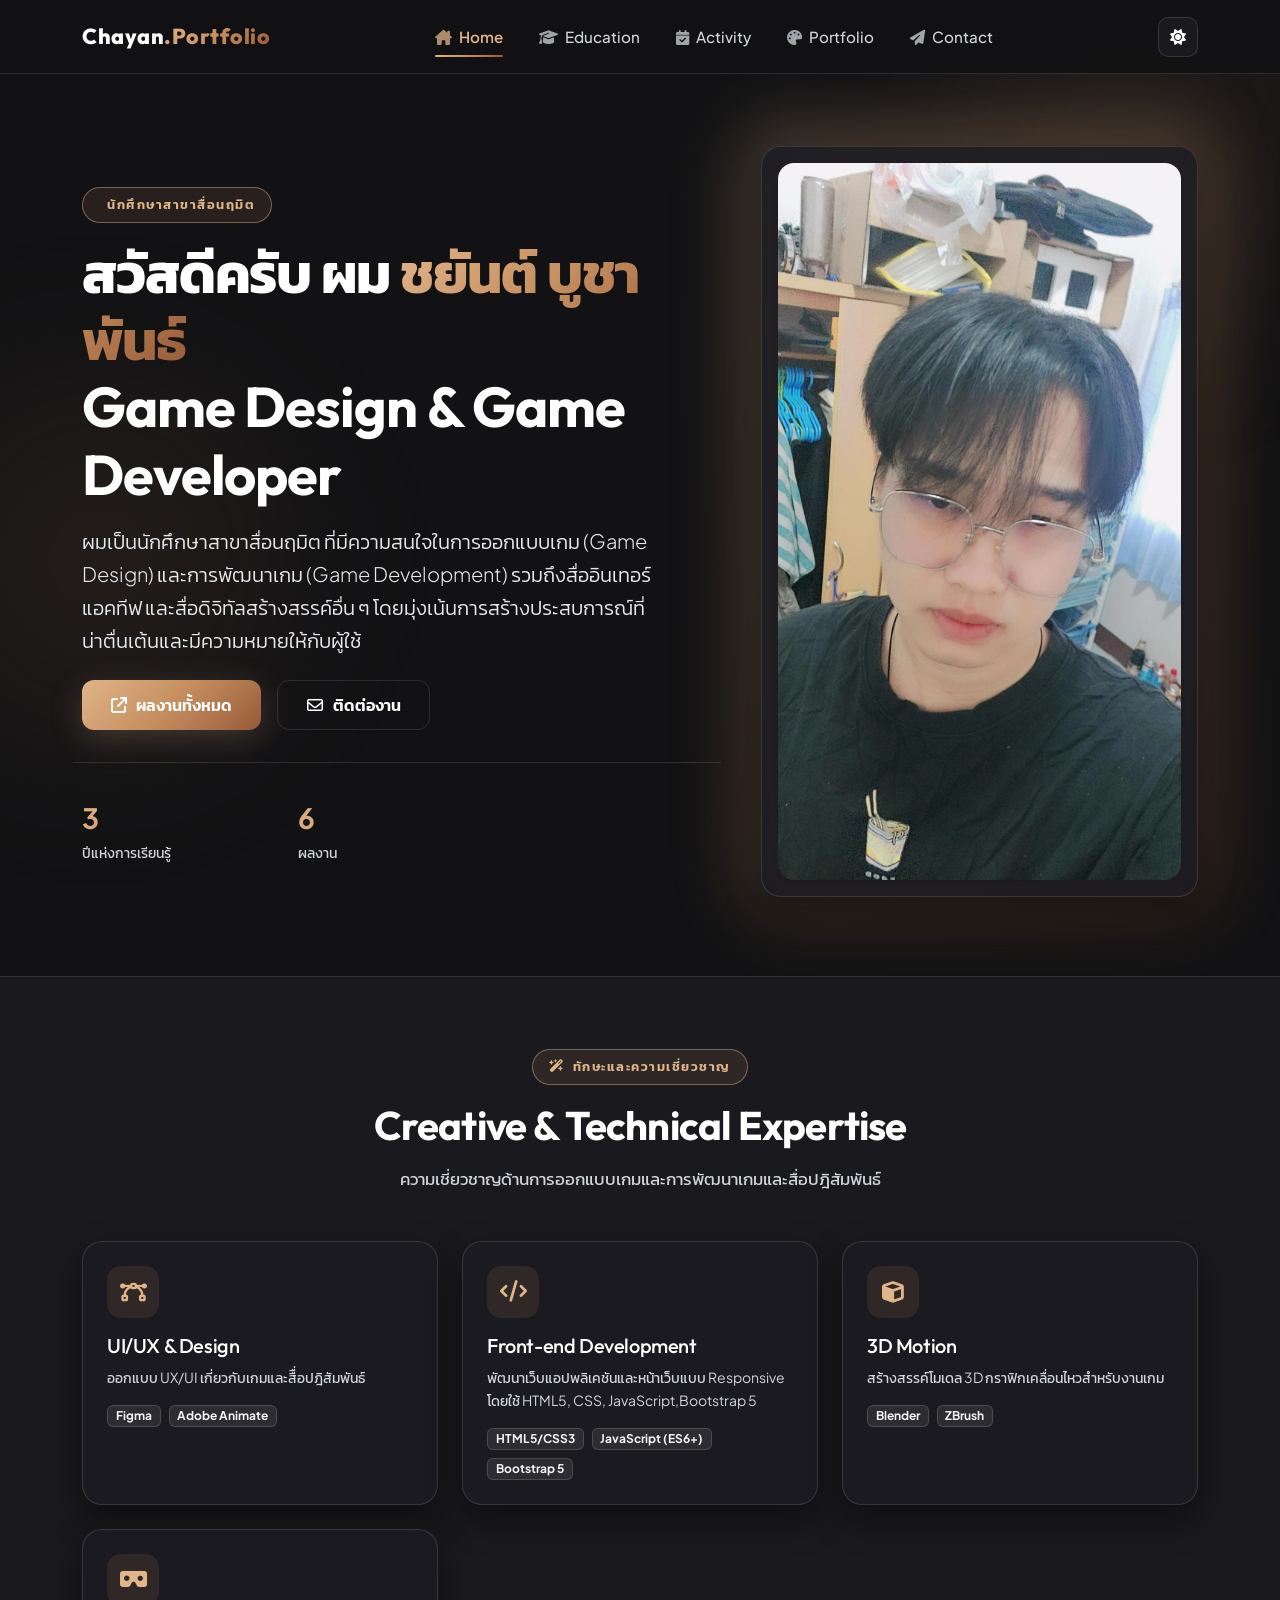
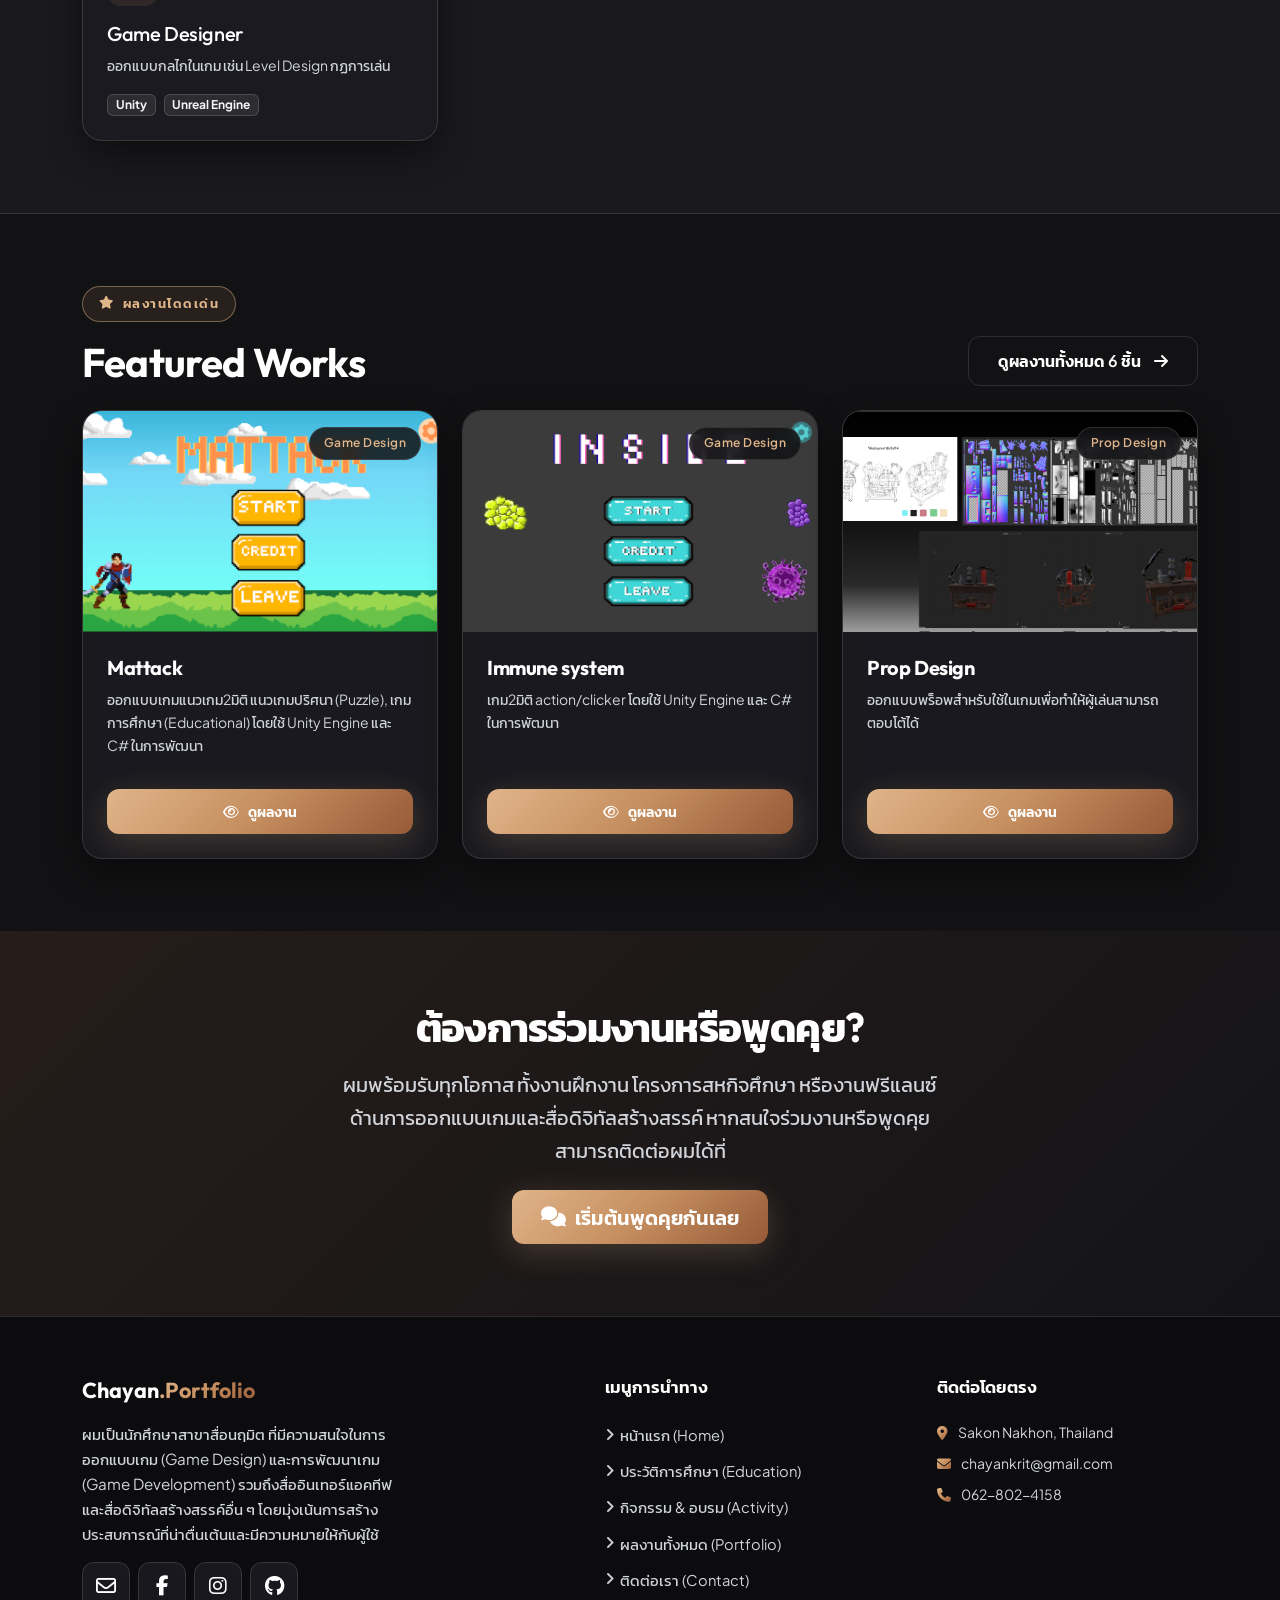
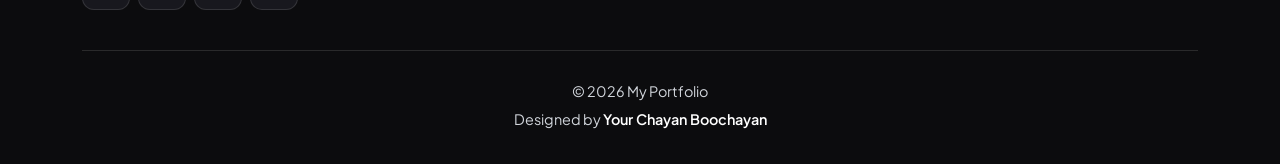
<file: index.html>
<!DOCTYPE html>
<html lang="th" data-theme="dark">
<head>
  <meta charset="UTF-8">
  <meta name="viewport" content="width=device-width, initial-scale=1.0">
  <title>หน้าแรก (Home) - Chayan Boochayan | Creative Media Portfolio</title>
  
  <!-- Google Fonts -->
  <link rel="preconnect" href="https://fonts.googleapis.com">
  <link rel="preconnect" href="https://fonts.gstatic.com" crossorigin>
  <link href="https://fonts.googleapis.com/css2?family=Kanit:ital,wght@0,300;0,400;0,500;0,600;0,700;1,300&family=Outfit:wght@400;500;600;700;800;900&family=Plus+Jakarta+Sans:wght@300;400;500;600;700&display=swap" rel="stylesheet">
  
  <!-- Font Awesome Icons -->
  <link rel="stylesheet" href="https://cdnjs.cloudflare.com/ajax/libs/font-awesome/6.5.1/css/all.min.css">
  
  <!-- Bootstrap 5.3 CSS -->
  <link href="https://cdn.jsdelivr.net/npm/bootstrap@5.3.3/dist/css/bootstrap.min.css" rel="stylesheet">
  
  <!-- Custom Style CSS -->
  <link rel="stylesheet" href="assets/css/style.css">
</head>
<body>

  <!-- Preloader -->
  <div id="preloader">
    <div class="loader-spinner"></div>
    <div class="loader-text">Loading Experience...</div>
  </div>

  <!-- Ambient Glowing Background Elements -->
  <div class="ambient-glow glow-1"></div>
  <div class="ambient-glow glow-2"></div>

  <!-- Shared Sticky Navigation Bar (แก้ไขได้ที่ assets/js/navbar.js เพียงที่เดียว) -->
  <div id="global-navbar-container"></div>

  <!-- Main Content Container -->
  <main>
    <!-- Hero Section -->
    <section class="py-5 py-lg-6 position-relative" style="overflow: hidden;">
      <div class="container py-lg-4">
        <div class="row align-items-center g-5">
          <!-- Text Introduction -->
          <div class="col-lg-7 order-2 order-lg-1 reveal">
            <div class="section-badge">
              <i class="fa-solid fa-sparkles"></i> นักศึกษาสาขาสื่อนฤมิต
            </div>
            <h1 class="display-4 fw-bold mb-3">
              สวัสดีครับ ผม <span class="text-gradient">ชยันต์ บูชาพันธ์</span>
              <br>Game Design & Game Developer
            </h1>
            <p class="lead text-muted mb-4 fs-5" style="max-width: 580px;">
              ผมเป็นนักศึกษาสาขาสื่อนฤมิต ที่มีความสนใจในการออกแบบเกม (Game Design) และการพัฒนาเกม (Game Development) 
              รวมถึงสื่ออินเทอร์แอคทีฟ และสื่อดิจิทัลสร้างสรรค์อื่น ๆ โดยมุ่งเน้นการสร้างประสบการณ์ที่น่าตื่นเต้นและมีความหมายให้กับผู้ใช้
            </p>

            <!-- Action Buttons -->
            <div class="d-flex flex-wrap gap-3 mb-5">
              <a href="portfolio.html" class="btn btn-primary-gradient">
                <i class="fa-solid fa-arrow-up-right-from-square"></i> ผลงานทั้งหมด
              </a>
              <a href="contact.html" class="btn btn-outline-custom">
                <i class="fa-regular fa-envelope"></i> ติดต่องาน
              </a>
            </div>

            <!-- Highlights / Counters -->
            <div class="row g-3 pt-3 border-top" style="border-color: var(--border-color) !important;">
              <div class="col-4">
                <div class="fw-bold fs-3 text-gradient font-heading">3</div>
                <div class="text-muted small">ปีแห่งการเรียนรู้</div>
              </div>
              <div class="col-4">
                <div class="fw-bold fs-3 text-gradient font-heading">6</div>
                <div class="text-muted small">ผลงาน</div>
              </div>
      
            </div>
          </div>

          <!-- Profile Image with Creative Frame -->
          <div class="col-lg-5 order-1 order-lg-2 text-center reveal delay-2">
            <div class="position-relative d-inline-block">
              <!-- Glow backdrop -->
              <div style="position: absolute; inset: -20px; background: var(--accent-gradient); filter: blur(35px); opacity: 0.3; border-radius: 40px; z-index: 0;"></div>
              
              <!-- Profile Frame -->
              <div class="custom-card p-3 position-relative z-1" style="max-width: 440px; margin: 0 auto;">
                <img src="assets/images/IMG_20251116_154140_759.webp" class="img-fluid rounded-4 shadow-sm" style="background: #18181d;">
              </div>
            </div>
          </div>
        </div>
      </div>
    </section>

    <!-- Core Creative Skills Section -->
    <section class="py-5" style="background: var(--bg-secondary); border-top: 1px solid var(--border-color); border-bottom: 1px solid var(--border-color);">
      <div class="container py-4">
        <div class="text-center mb-5 reveal">
          <div class="section-badge">
            <i class="fa-solid fa-wand-magic-sparkles"></i> ทักษะและความเชี่ยวชาญ
          </div>
          <h2 class="section-title">Creative & Technical Expertise</h2>
          <p class="section-desc">ความเชี่ยวชาญด้านการออกแบบเกมและการพัฒนาเกมและสื่อปฎิสัมพันธ์</p>
        </div>

        <div class="row g-4">
          <!-- Skill 1 -->
          <div class="col-md-6 col-lg-4 reveal delay-1">
            <div class="custom-card p-4 h-100">
              <div class="contact-icon-box mb-3">
                <i class="fa-solid fa-bezier-curve"></i>
              </div>
              <h4 class="h5 mb-2">UI/UX & Design</h4>
              <p class="text-muted small mb-3">ออกแบบ UX/UI เกี่ยวกับเกมและสืื่อปฎิสัมพันธ์</p>
              <div class="d-flex flex-wrap gap-2">
                <span class="badge bg-dark border text-muted">Figma</span>
                <span class="badge bg-dark border text-muted">Adobe Animate</span>
              </div>
            </div>
          </div>

          <!-- Skill 2 -->
          <div class="col-md-6 col-lg-4 reveal delay-2">
            <div class="custom-card p-4 h-100">
              <div class="contact-icon-box mb-3">
                <i class="fa-solid fa-code"></i>
              </div>
              <h4 class="h5 mb-2">Front-end Development</h4>
              <p class="text-muted small mb-3">พัฒนาเว็บแอปพลิเคชันและหน้าเว็บแบบ Responsive โดยใช้ HTML5, CSS, JavaScript,Bootstrap 5</p>
              <div class="d-flex flex-wrap gap-2">
                <span class="badge bg-dark border text-muted">HTML5/CSS3</span>
                <span class="badge bg-dark border text-muted">JavaScript (ES6+)</span>
                <span class="badge bg-dark border text-muted">Bootstrap 5</span>
              </div>
            </div>
          </div>

          <!-- Skill 3 -->
          <div class="col-md-6 col-lg-4 reveal delay-3">
            <div class="custom-card p-4 h-100">
              <div class="contact-icon-box mb-3">
                <i class="fa-solid fa-cube"></i>
              </div>
              <h4 class="h5 mb-2">3D Motion </h4>
              <p class="text-muted small mb-3">สร้างสรรค์โมเดล 3D กราฟิกเคลื่อนไหวสำหรับงานเกม</p>
              <div class="d-flex flex-wrap gap-2">
                <span class="badge bg-dark border text-muted">Blender</span>
                <span class="badge bg-dark border text-muted">ZBrush</span>
              </div>
            </div>
          </div>

          <!-- Skill 4 -->
          <div class="col-md-6 col-lg-4 reveal delay-1">
            <div class="custom-card p-4 h-100">
              <div class="contact-icon-box mb-3">
                <i class="fa-solid fa-vr-cardboard"></i>
              </div>
              <h4 class="h5 mb-2">Game Designer</h4>
              <p class="text-muted small mb-3">ออกแบบกลไกในเกม เช่น Level Design กฏการเล่น</p>
              <div class="d-flex flex-wrap gap-2">
                <span class="badge bg-dark border text-muted">Unity</span>
                <span class="badge bg-dark border text-muted">Unreal Engine</span>
              </div>
            </div>
          </div>
        </div>
      </div>
    </section>

    <!-- Quick Preview Section -->
    <section class="py-5">
      <div class="container py-4">
        <div class="d-flex flex-wrap justify-content-between align-items-end mb-4 reveal">
          <div>
            <div class="section-badge">
              <i class="fa-solid fa-star"></i> ผลงานโดดเด่น
            </div>
            <h2 class="section-title mb-0">Featured Works</h2>
          </div>
          <a href="portfolio.html" class="btn btn-outline-custom mt-3 mt-md-0">
            ดูผลงานทั้งหมด 6 ชิ้น <i class="fa-solid fa-arrow-right ms-1"></i>
          </a>
        </div>

        <div class="row g-4">
          <!-- Featured 1 -->
          <div class="col-md-6 col-lg-4 reveal delay-1">
            <div class="custom-card portfolio-card">
              <div class="portfolio-img-wrap">
                <img src="assets/images/เกม1.png" alt="Nebula UI System">
                <span class="portfolio-badge">Game Design</span>
              </div>
              <div class="portfolio-body">
                <h5 class="fw-bold mb-2">Mattack</h5>
                <p class="text-muted small flex-grow-1">ออกแบบเกมแนวเกม2มิติ แนวเกมปริศนา (Puzzle), เกมการศึกษา (Educational) โดยใช้ Unity Engine และ C# ในการพัฒนา</p>
                <a href="portfolio.html" class="btn btn-primary-gradient btn-sm mt-3 w-100 justify-content-center">
                  <i class="fa-regular fa-eye"></i> ดูผลงาน
                </a>
              </div>
            </div>
          </div>

          <!-- Featured 2 -->
          <div class="col-md-6 col-lg-4 reveal delay-2">
            <div class="custom-card portfolio-card">
              <div class="portfolio-img-wrap">
                <img src="assets/images/เกม2.png" alt="Aether Dimension">
                <span class="portfolio-badge">Game Design</span>
              </div>
              <div class="portfolio-body">
                <h5 class="fw-bold mb-2">Immune system</h5>
                <p class="text-muted small flex-grow-1">เกม2มิติ action/clicker โดยใช้ Unity Engine และ C# ในการพัฒนา</p>
                <a href="portfolio.html" class="btn btn-primary-gradient btn-sm mt-3 w-100 justify-content-center">
                  <i class="fa-regular fa-eye"></i> ดูผลงาน
                </a>
              </div>
            </div>
          </div>

          <!-- Featured 3 -->
          <div class="col-md-6 col-lg-4 reveal delay-3">
            <div class="custom-card portfolio-card">
              <div class="portfolio-img-wrap">
                <img src="assets/images/ออกแบบโต๊ะ.png" alt="Nova Wallet App">
                <span class="portfolio-badge">Prop Design</span>
              </div>
              <div class="portfolio-body">
                <h5 class="fw-bold mb-2">Prop Design</h5>
                <p class="text-muted small flex-grow-1">ออกแบบพร็อพสำหรับใช้ในเกมเพื่อทำให้ผู้เล่นสามารถตอบโต้ได้</p>
                <a href="portfolio.html" class="btn btn-primary-gradient btn-sm mt-3 w-100 justify-content-center">
                  <i class="fa-regular fa-eye"></i> ดูผลงาน
                </a>
              </div>
            </div>
          </div>
        </div>
      </div>
    </section>

    <!-- Call to action Banner -->
    <section class="py-5" style="background: linear-gradient(135deg, rgba(150, 90, 56, 0.15) 0%, rgba(20, 20, 24, 0.9) 100%);">
      <div class="container py-4 text-center reveal">
        <h2 class="display-6 fw-bold mb-3">ต้องการร่วมงานหรือพูดคุย?</h2>
        <p class="text-muted fs-5 mb-4 mx-auto" style="max-width: 620px;">
          ผมพร้อมรับทุกโอกาส ทั้งงานฝึกงาน โครงการสหกิจศึกษา หรืองานฟรีแลนซ์ด้านการออกแบบเกมและสื่อดิจิทัลสร้างสรรค์ หากสนใจร่วมงานหรือพูดคุย สามารถติดต่อผมได้ที่ 
        </p>
        <a href="contact.html" class="btn btn-primary-gradient btn-lg">
          <i class="fa-solid fa-comments"></i> เริ่มต้นพูดคุยกันเลย
        </a>
      </div>
    </section>
  </main>

  <!-- Scroll to Top Button -->
  <button id="scrollTopBtn" aria-label="Scroll to top" title="เลื่อนขึ้นด้านบน">
    <i class="fa-solid fa-arrow-up"></i>
  </button>

  <!-- Shared Global Footer (แก้ไขได้ที่ assets/js/footer.js เพียงที่เดียว) -->
  <div id="global-footer-container"></div>

  <!-- Bootstrap 5.3 Bundle with Popper JS -->
  <script src="https://cdn.jsdelivr.net/npm/bootstrap@5.3.3/dist/js/bootstrap.bundle.min.js"></script>
  <!-- Shared Navbar Component JS (แก้ไข Navbar ที่นี่จุดเดียว มีผลทุกหน้า) -->
  <script src="assets/js/navbar.js"></script>
  <!-- Shared Footer Component JS (แก้ไข Footer ที่นี่จุดเดียว มีผลทุกหน้า) -->
  <script src="assets/js/footer.js"></script>
  <!-- Custom Main JS -->
  <script src="assets/js/main.js"></script>
</body>
</html>
</file>
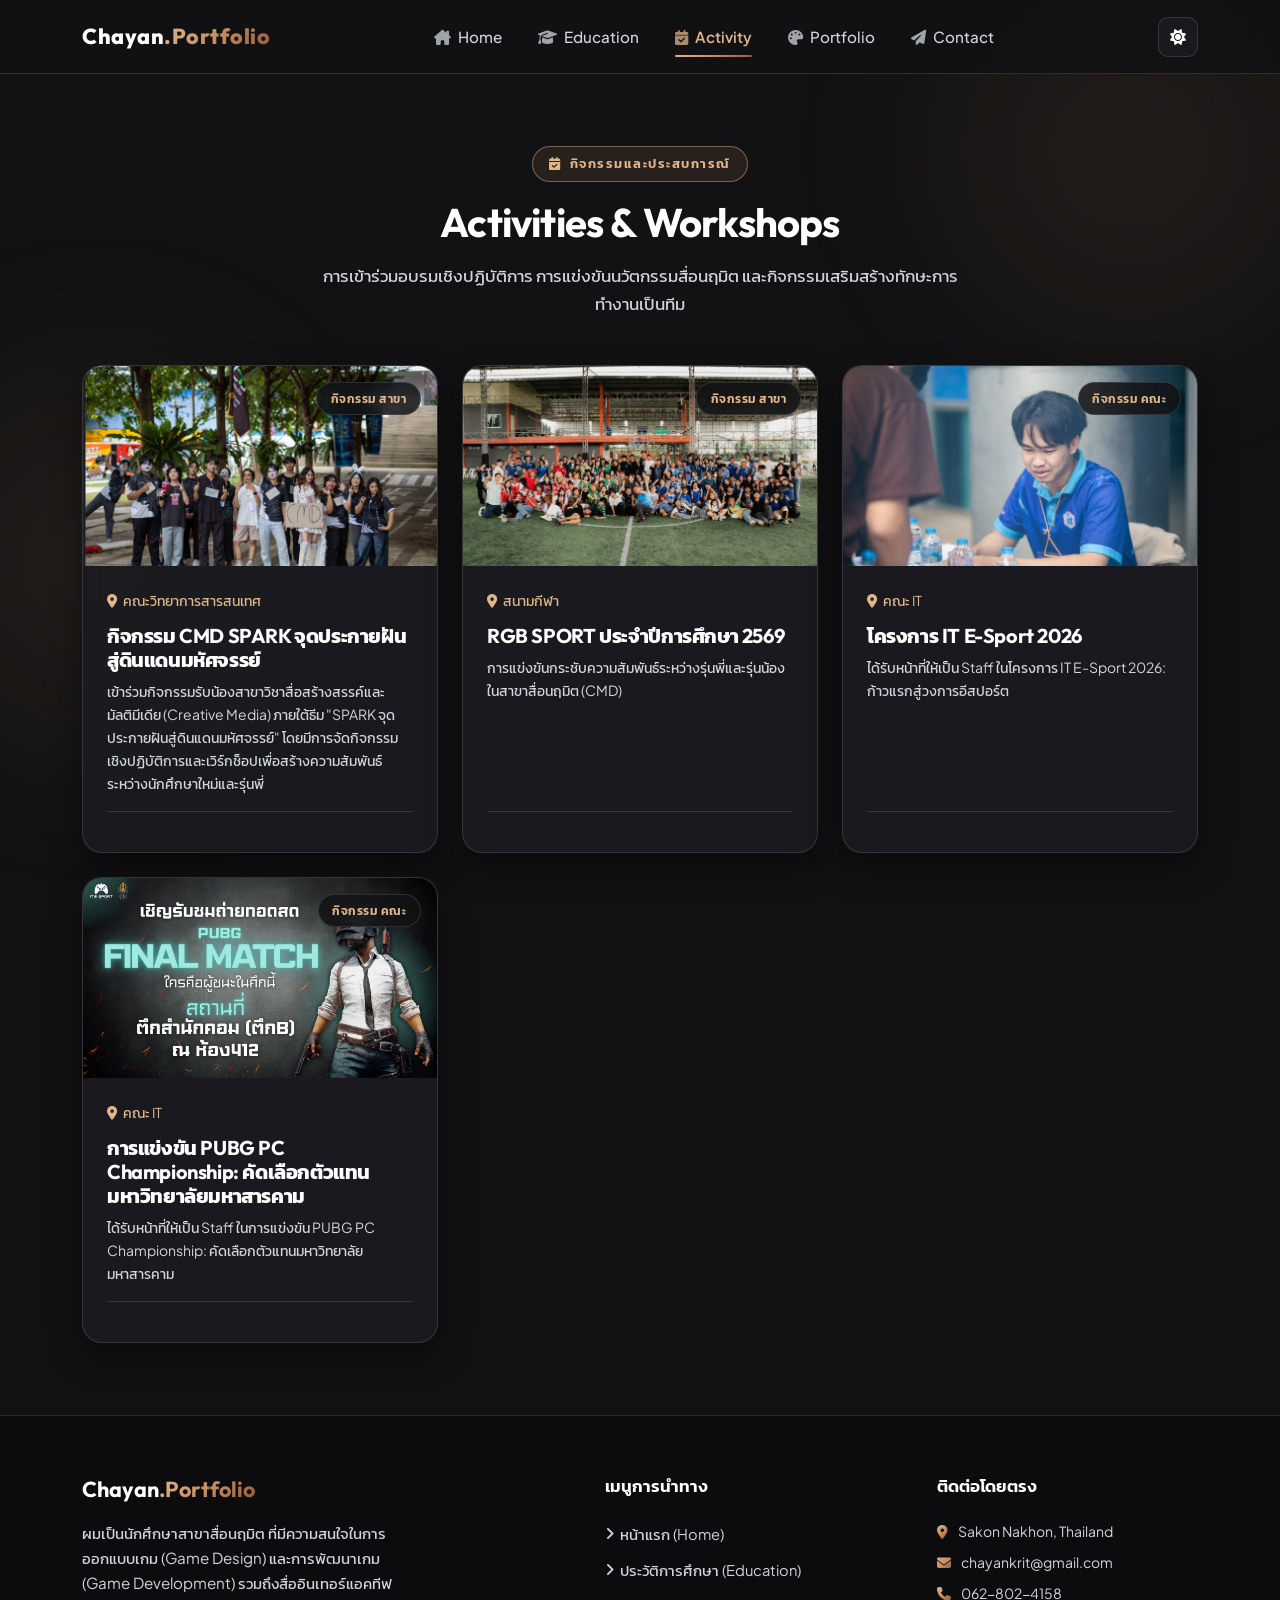
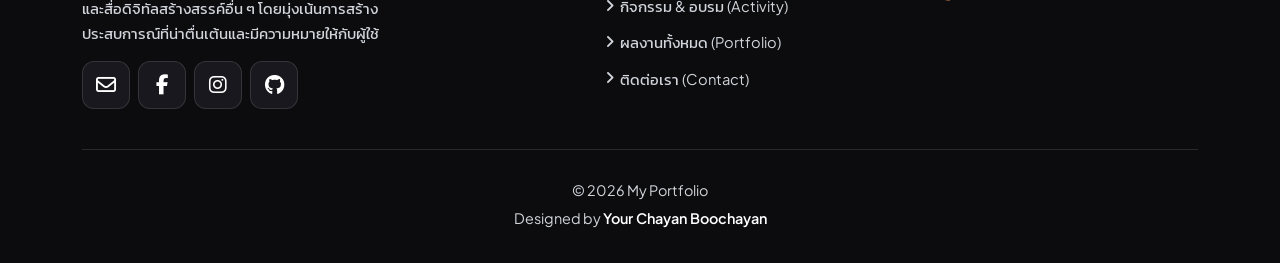
<file: activity.html>
<!DOCTYPE html>
<html lang="th" data-theme="dark">

<head>
  <meta charset="UTF-8">
  <meta name="viewport" content="width=device-width, initial-scale=1.0">
  <title>กิจกรรมและการอบรม (Activity) - Chayan Boochayan | Creative Media Portfolio</title>

  <!-- Google Fonts -->
  <link rel="preconnect" href="https://fonts.googleapis.com">
  <link rel="preconnect" href="https://fonts.gstatic.com" crossorigin>
  <link
    href="https://fonts.googleapis.com/css2?family=Kanit:ital,wght@0,300;0,400;0,500;0,600;0,700;1,300&family=Outfit:wght@400;500;600;700;800;900&family=Plus+Jakarta+Sans:wght@300;400;500;600;700&display=swap"
    rel="stylesheet">

  <!-- Font Awesome Icons -->
  <link rel="stylesheet" href="https://cdnjs.cloudflare.com/ajax/libs/font-awesome/6.5.1/css/all.min.css">

  <!-- Bootstrap 5.3 CSS -->
  <link href="https://cdn.jsdelivr.net/npm/bootstrap@5.3.3/dist/css/bootstrap.min.css" rel="stylesheet">

  <!-- Custom Style CSS -->
  <link rel="stylesheet" href="assets/css/style.css">
</head>

<body>

  <!-- Preloader -->
  <div id="preloader">
    <div class="loader-spinner"></div>
    <div class="loader-text">Loading Activities...</div>
  </div>

  <!-- Ambient Glowing Background Elements -->
  <div class="ambient-glow glow-1"></div>
  <div class="ambient-glow glow-2"></div>

  <!-- Shared Sticky Navigation Bar (แก้ไขได้ที่ assets/js/navbar.js เพียงที่เดียว) -->
  <div id="global-navbar-container"></div>

  <!-- Main Content Container -->
  <main class="py-5">
    <div class="container py-lg-4">

      <!-- Section Header -->
      <div class="text-center mb-5 reveal">
        <div class="section-badge">
          <i class="fa-solid fa-calendar-check"></i> กิจกรรมและประสบการณ์
        </div>
        <h1 class="section-title">Activities & Workshops</h1>
        <p class="section-desc">
          การเข้าร่วมอบรมเชิงปฏิบัติการ การแข่งขันนวัตกรรมสื่อนฤมิต และกิจกรรมเสริมสร้างทักษะการทำงานเป็นทีม
        </p>
      </div>

      <!-- Activities Grid -->
      <div class="row g-4">

        <!-- Activity 1 -->
        <div class="col-lg-4 col-md-6 reveal delay-1">
          <div class="custom-card activity-card">
            <div class="portfolio-img-wrap">
              <img src="assets/images/งานรับน้อง.png" alt="Creative Tech Workshop">
              <span class="portfolio-badge">กิจกรรม สาขา </span>
            </div>
            <div class="portfolio-body">
              <div class="activity-meta">
                <span><i class="fa-solid fa-location-dot me-1"></i> คณะวิทยาการสารสนเทศ </span>
              </div>
              <h5 class="fw-bold mb-2">กิจกรรม CMD SPARK จุดประกายฝันสู่ดินแดนมหัศจรรย์</h5>
              <p class="text-muted small flex-grow-1">
                เข้าร่วมกิจกรรมรับน้องสาขาวิชาสื่อสร้างสรรค์และมัลติมีเดีย (Creative Media) ภายใต้ธีม "SPARK
                จุดประกายฝันสู่ดินแดนมหัศจรรย์"
                โดยมีการจัดกิจกรรมเชิงปฏิบัติการและเวิร์กช็อปเพื่อสร้างความสัมพันธ์ระหว่างนักศึกษาใหม่และรุ่นพี่
              </p>
              <div class="pt-3 border-top" style="border-color: var(--border-color) !important;">

              </div>
            </div>
          </div>
        </div>

        <!-- Activity 2 -->
        <div class="col-lg-4 col-md-6 reveal delay-2">
          <div class="custom-card activity-card">
            <div class="portfolio-img-wrap">
              <img src="assets/images/งานRGB (2).png" alt="National Hackathon">
              <span class="portfolio-badge">กิจกรรม สาขา </span>
            </div>
            <div class="portfolio-body">
              <div class="activity-meta">
                <span><i class="fa-solid fa-location-dot me-1"></i> สนามกีฬา </span>
              </div>
              <h5 class="fw-bold mb-2">RGB SPORT ประจำปีการศึกษา 2569</h5>
              <p class="text-muted small flex-grow-1">
                การแข่งขันกระชับความสัมพันธ์ระหว่างรุ่นพี่และรุ่นน้องในสาขาสื่อนฤมิต (CMD)
              </p>
              <div class="pt-3 border-top" style="border-color: var(--border-color) !important;">

              </div>
            </div>
          </div>
        </div>

        <!-- Activity 3 -->
        <div class="col-lg-4 col-md-6 reveal delay-3">
          <div class="custom-card activity-card">
            <div class="portfolio-img-wrap">
              <img src="assets/images/งานอีสปอต.jpg" alt="Senior Degree Exhibition">
              <span class="portfolio-badge">กิจกรรม คณะ </span>
            </div>
            <div class="portfolio-body">
              <div class="activity-meta">
                <span><i class="fa-solid fa-location-dot me-1"></i> คณะ IT</span>
              </div>
              <h5 class="fw-bold mb-2">โครงการ IT E-Sport 2026</h5>
              <p class="text-muted small flex-grow-1">
                ได้รับหน้าที่ให้เป็น Staff ในโครงการ IT E-Sport 2026: ก้าวแรกสู่วงการอีสปอร์ต
              </p>
              <div class="pt-3 border-top" style="border-color: var(--border-color) !important;">

              </div>
            </div>
          </div>
        </div>

        <!-- Activity 4 -->
        <div class="col-lg-4 col-md-6 reveal delay-1">
          <div class="custom-card activity-card">
            <div class="portfolio-img-wrap">
              <img src="assets/images/แข่งพับจี.jpg" alt="Design Thinking Camp">
              <span class="portfolio-badge">กิจกรรม คณะ </span>
            </div>
            <div class="portfolio-body">
              <div class="activity-meta">
                <span><i class="fa-solid fa-location-dot me-1"></i> คณะ IT </span>
              </div>
              <h5 class="fw-bold mb-2">การแข่งขัน PUBG PC Championship: คัดเลือกตัวแทนมหาวิทยาลัยมหาสารคาม</h5>
              <p class="text-muted small flex-grow-1">
                ได้รับหน้าที่ให้เป็น Staff ในการแข่งขัน PUBG PC Championship: คัดเลือกตัวแทนมหาวิทยาลัยมหาสารคาม
              </p>
              <div class="pt-3 border-top" style="border-color: var(--border-color) !important;">

              </div>
            </div>
          </div>
        </div>

      </div>

    </div>
  </main>

  <!-- Scroll to Top Button -->
  <button id="scrollTopBtn" aria-label="Scroll to top" title="เลื่อนขึ้นด้านบน">
    <i class="fa-solid fa-arrow-up"></i>
  </button>

  <!-- Shared Global Footer (แก้ไขได้ที่ assets/js/footer.js เพียงที่เดียว) -->
  <div id="global-footer-container"></div>

  <!-- Bootstrap 5.3 Bundle with Popper JS -->
  <script src="https://cdn.jsdelivr.net/npm/bootstrap@5.3.3/dist/js/bootstrap.bundle.min.js"></script>
  <!-- Shared Navbar Component JS (แก้ไข Navbar ที่นี่จุดเดียว มีผลทุกหน้า) -->
  <script src="assets/js/navbar.js"></script>
  <!-- Shared Footer Component JS (แก้ไข Footer ที่นี่จุดเดียว มีผลทุกหน้า) -->
  <script src="assets/js/footer.js"></script>
  <!-- Custom Main JS -->
  <script src="assets/js/main.js"></script>
</body>

</html>
</file>
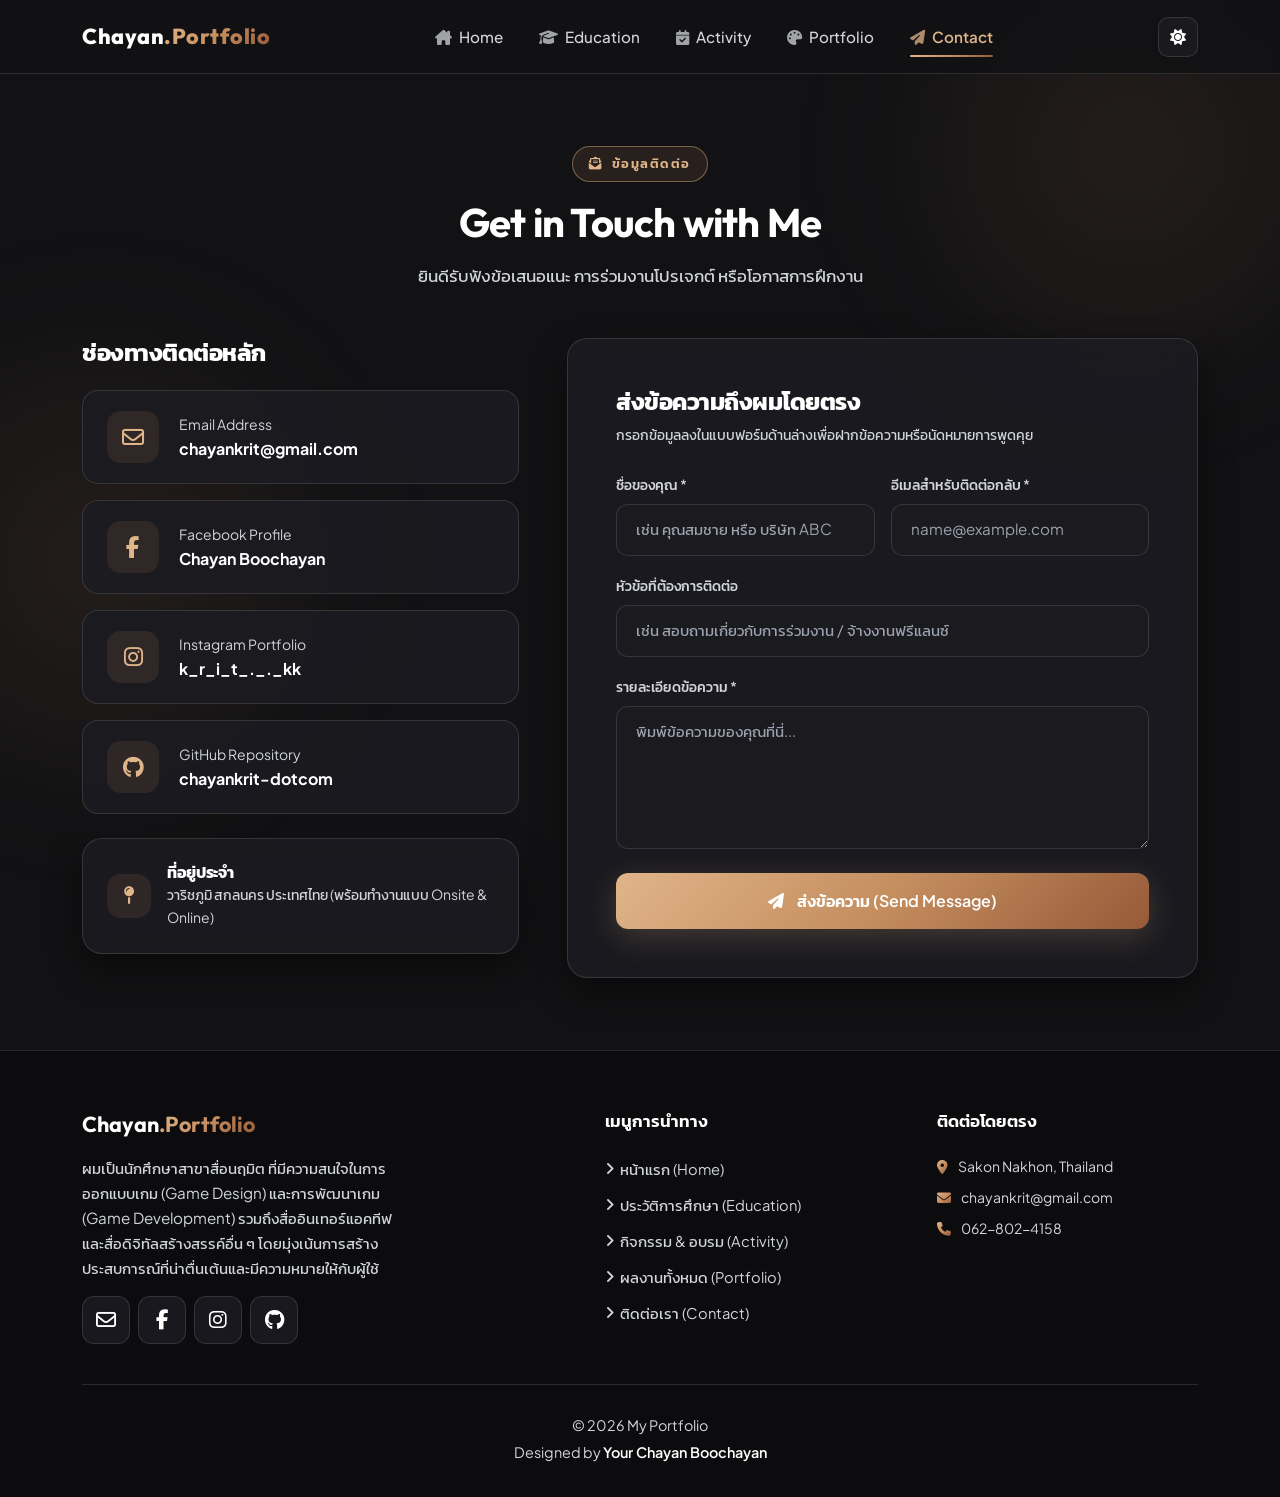
<file: contact.html>
<!DOCTYPE html>
<html lang="th" data-theme="dark">
<head>
  <meta charset="UTF-8">
  <meta name="viewport" content="width=device-width, initial-scale=1.0">
  <title>ติดต่อเรา (Contact) - Chayan Boochayan | Creative Media Portfolio</title>
  
  <!-- Google Fonts -->
  <link rel="preconnect" href="https://fonts.googleapis.com">
  <link rel="preconnect" href="https://fonts.gstatic.com" crossorigin>
  <link href="https://fonts.googleapis.com/css2?family=Kanit:ital,wght@0,300;0,400;0,500;0,600;0,700;1,300&family=Outfit:wght@400;500;600;700;800;900&family=Plus+Jakarta+Sans:wght@300;400;500;600;700&display=swap" rel="stylesheet">
  
  <!-- Font Awesome Icons -->
  <link rel="stylesheet" href="https://cdnjs.cloudflare.com/ajax/libs/font-awesome/6.5.1/css/all.min.css">
  
  <!-- Bootstrap 5.3 CSS -->
  <link href="https://cdn.jsdelivr.net/npm/bootstrap@5.3.3/dist/css/bootstrap.min.css" rel="stylesheet">
  
  <!-- Custom Style CSS -->
  <link rel="stylesheet" href="assets/css/style.css">
</head>
<body>

  <!-- Preloader -->
  <div id="preloader">
    <div class="loader-spinner"></div>
    <div class="loader-text">Loading Contact...</div>
  </div>

  <!-- Ambient Glowing Background Elements -->
  <div class="ambient-glow glow-1"></div>
  <div class="ambient-glow glow-2"></div>

  <!-- Shared Sticky Navigation Bar (แก้ไขได้ที่ assets/js/navbar.js เพียงที่เดียว) -->
  <div id="global-navbar-container"></div>

  <!-- Main Content Container -->
  <main class="py-5">
    <div class="container py-lg-4">
      
      <!-- Section Header -->
      <div class="text-center mb-5 reveal">
        <div class="section-badge">
          <i class="fa-solid fa-envelope-open-text"></i> ข้อมูลติดต่อ
        </div>
        <h1 class="section-title">Get in Touch with Me</h1>
        <p class="section-desc">
          ยินดีรับฟังข้อเสนอแนะ การร่วมงานโปรเจกต์ หรือโอกาสการฝึกงาน 
        </p>
      </div>

      <div class="row g-5">
        
        <!-- Contact Information Cards -->
        <div class="col-lg-5 reveal delay-1">
          <h3 class="h4 fw-bold mb-4">ช่องทางติดต่อหลัก</h3>
          
          <div class="d-flex flex-column gap-3 mb-4">
            
            <!-- Email -->
            <a href="mailto:chayankrit@gmail.com" class="contact-info-card text-decoration-none">
              <div class="contact-icon-box">
                <i class="fa-regular fa-envelope"></i>
              </div>
              <div>
                <span class="text-muted small d-block">Email Address</span>
                <strong class="fs-6">chayankrit@gmail.com</strong>
              </div>
            </a>

            <!-- Facebook -->
            <a href="https://www.facebook.com/chayan.boochapan?locale=th_TH" target="_blank" rel="noopener noreferrer" class="contact-info-card text-decoration-none">
              <div class="contact-icon-box">
                <i class="fa-brands fa-facebook-f"></i>
              </div>
              <div>
                <span class="text-muted small d-block">Facebook Profile</span>
                <strong class="fs-6">Chayan Boochayan</strong>
              </div>
            </a>

            <!-- Instagram -->
            <a href="https://www.instagram.com/k_r_i_t_._._kk/" target="_blank" rel="noopener noreferrer" class="contact-info-card text-decoration-none">
              <div class="contact-icon-box">
                <i class="fa-brands fa-instagram"></i>
              </div>
              <div>
                <span class="text-muted small d-block">Instagram Portfolio</span>
                <strong class="fs-6">k_r_i_t_._._kk</strong>
              </div>
            </a>

            <!-- GitHub -->
            <a href="https://github.com/chayankrit-dotcom" target="_blank" rel="noopener noreferrer" class="contact-info-card text-decoration-none">
              <div class="contact-icon-box">
                <i class="fa-brands fa-github"></i>
              </div>
              <div>
                <span class="text-muted small d-block">GitHub Repository</span>
                <strong class="fs-6">chayankrit-dotcom</strong>
              </div>
            </a>

          </div>

          <!-- Location Info Box -->
          <div class="custom-card p-4">
            <div class="d-flex align-items-center gap-3">
              <div class="contact-icon-box" style="width: 44px; height: 44px; font-size: 1.1rem;">
                <i class="fa-solid fa-map-pin"></i>
              </div>
              <div>
                <h6 class="fw-bold mb-0">ที่อยู่ประจำ</h6>
                <p class="text-muted small mb-0">วาริชภูมิ สกลนคร ประเทศไทย (พร้อมทำงานแบบ Onsite & Online)</p>
              </div>
            </div>
          </div>
        </div>

        <!-- Interactive Contact Form -->
        <div class="col-lg-7 reveal delay-2">
          <div class="custom-card p-4 p-md-5">
            <h3 class="h4 fw-bold mb-2">ส่งข้อความถึงผมโดยตรง</h3>
            <p class="text-muted small mb-4">กรอกข้อมูลลงในแบบฟอร์มด้านล่างเพื่อฝากข้อความหรือนัดหมายการพูดคุย</p>

            <form id="contactForm" onsubmit="event.preventDefault(); showSubmissionAlert();">
              <div class="row g-3">
                <div class="col-md-6">
                  <label for="senderName" class="form-label small text-muted">ชื่อของคุณ *</label>
                  <input type="text" class="form-control form-control-custom" id="senderName" placeholder="เช่น คุณสมชาย หรือ บริษัท ABC" required>
                </div>
                <div class="col-md-6">
                  <label for="senderEmail" class="form-label small text-muted">อีเมลสำหรับติดต่อกลับ *</label>
                  <input type="email" class="form-control form-control-custom" id="senderEmail" placeholder="name@example.com" required>
                </div>
                <div class="col-12">
                  <label for="subject" class="form-label small text-muted">หัวข้อที่ต้องการติดต่อ</label>
                  <input type="text" class="form-control form-control-custom" id="subject" placeholder="เช่น สอบถามเกี่ยวกับการร่วมงาน / จ้างงานฟรีแลนซ์" required>
                </div>
                <div class="col-12">
                  <label for="message" class="form-label small text-muted">รายละเอียดข้อความ *</label>
                  <textarea class="form-control form-control-custom" id="message" rows="5" placeholder="พิมพ์ข้อความของคุณที่นี่..." required></textarea>
                </div>
                <div class="col-12 pt-2">
                  <button type="submit" class="btn btn-primary-gradient w-100 justify-content-center py-3">
                    <i class="fa-solid fa-paper-plane me-1"></i> ส่งข้อความ (Send Message)
                  </button>
                </div>
              </div>
            </form>

            <!-- Success Alert Placeholder -->
            <div id="contactSuccessAlert" class="alert alert-success d-none mt-4 border-0 rounded-3 text-center" role="alert" style="background: rgba(40, 167, 69, 0.2); color: #75b798;">
              <i class="fa-solid fa-circle-check me-2 fs-5"></i>
              <strong>ส่งข้อความเรียบร้อยแล้ว!</strong> ขอขอบคุณที่ให้ความสนใจ ผมจะติดต่อกลับโดยเร็วที่สุดครับ
            </div>
          </div>
        </div>

      </div>

    </div>
  </main>

  <!-- Scroll to Top Button -->
  <button id="scrollTopBtn" aria-label="Scroll to top" title="เลื่อนขึ้นด้านบน">
    <i class="fa-solid fa-arrow-up"></i>
  </button>

  <!-- Shared Global Footer (แก้ไขได้ที่ assets/js/footer.js เพียงที่เดียว) -->
  <div id="global-footer-container"></div>

  <!-- Bootstrap 5.3 Bundle with Popper JS -->
  <script src="https://cdn.jsdelivr.net/npm/bootstrap@5.3.3/dist/js/bootstrap.bundle.min.js"></script>
  <!-- Shared Navbar Component JS (แก้ไข Navbar ที่นี่จุดเดียว มีผลทุกหน้า) -->
  <script src="assets/js/navbar.js"></script>
  <!-- Shared Footer Component JS (แก้ไข Footer ที่นี่จุดเดียว มีผลทุกหน้า) -->
  <script src="assets/js/footer.js"></script>
  <!-- Custom Main JS -->
  <script src="assets/js/main.js"></script>
  
  <script>
    function showSubmissionAlert() {
      const alertBox = document.getElementById('contactSuccessAlert');
      alertBox.classList.remove('d-none');
      document.getElementById('contactForm').reset();
      setTimeout(() => {
        alertBox.classList.add('d-none');
      }, 6000);
    }
  </script>
</body>
</html>
</file>
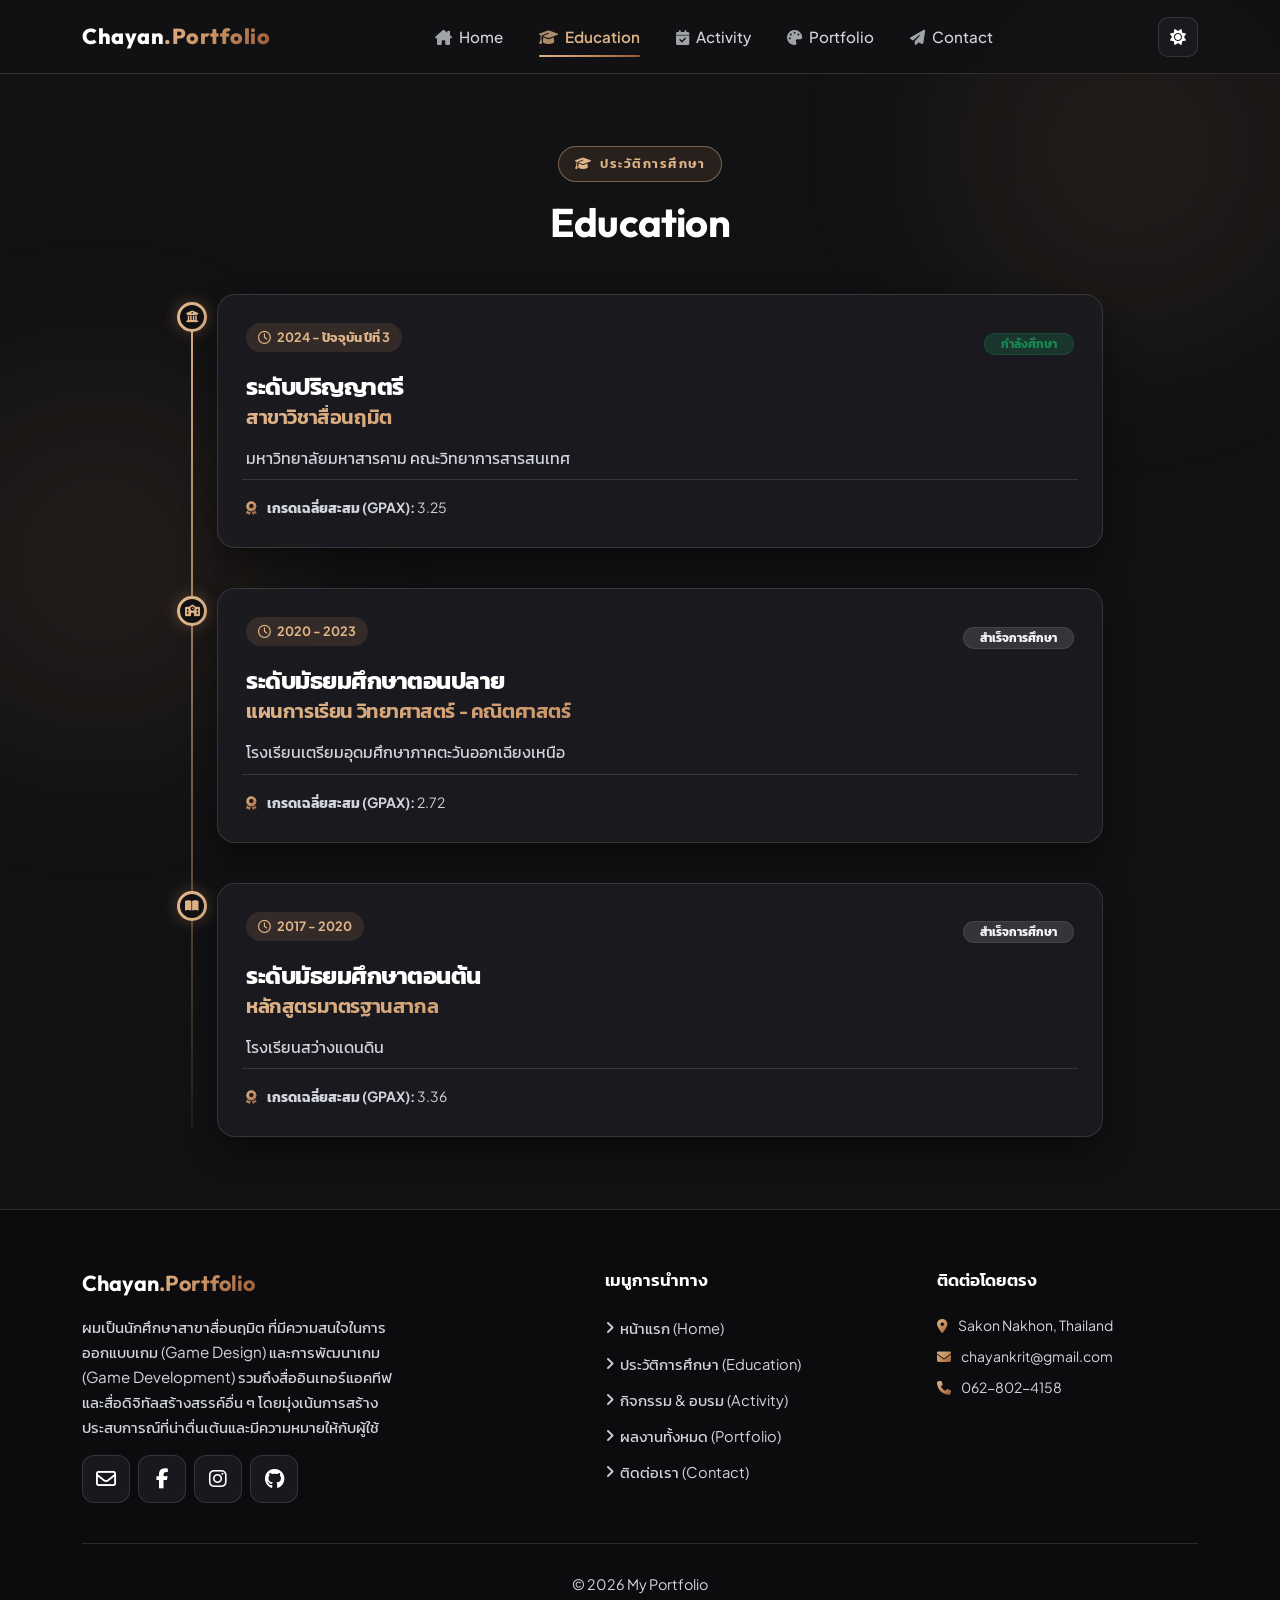
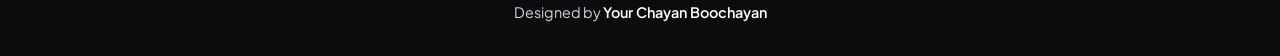
<file: education.html>
<!DOCTYPE html>
<html lang="th" data-theme="dark">

<head>
  <meta charset="UTF-8">
  <meta name="viewport" content="width=device-width, initial-scale=1.0">
  <title>ประวัติการศึกษา (Education) - Chayan Boochayan | Creative Media Portfolio</title>

  <!-- Google Fonts -->
  <link rel="preconnect" href="https://fonts.googleapis.com">
  <link rel="preconnect" href="https://fonts.gstatic.com" crossorigin>
  <link
    href="https://fonts.googleapis.com/css2?family=Kanit:ital,wght@0,300;0,400;0,500;0,600;0,700;1,300&family=Outfit:wght@400;500;600;700;800;900&family=Plus+Jakarta+Sans:wght@300;400;500;600;700&display=swap"
    rel="stylesheet">

  <!-- Font Awesome Icons -->
  <link rel="stylesheet" href="https://cdnjs.cloudflare.com/ajax/libs/font-awesome/6.5.1/css/all.min.css">

  <!-- Bootstrap 5.3 CSS -->
  <link href="https://cdn.jsdelivr.net/npm/bootstrap@5.3.3/dist/css/bootstrap.min.css" rel="stylesheet">

  <!-- Custom Style CSS -->
  <link rel="stylesheet" href="assets/css/style.css">
</head>

<body>

  <!-- Preloader -->
  <div id="preloader">
    <div class="loader-spinner"></div>
    <div class="loader-text">Loading Education...</div>
  </div>

  <!-- Ambient Glowing Background Elements -->
  <div class="ambient-glow glow-1"></div>
  <div class="ambient-glow glow-2"></div>

  <!-- Shared Sticky Navigation Bar (แก้ไขได้ที่ assets/js/navbar.js เพียงที่เดียว) -->
  <div id="global-navbar-container"></div>

  <!-- Main Content Container -->
  <main class="py-5">
    <div class="container py-lg-4">

      <!-- Section Header -->
      <div class="text-center mb-5 reveal">
        <div class="section-badge">
          <i class="fa-solid fa-graduation-cap"></i> ประวัติการศึกษา
        </div>
        <h1 class="section-title">Education</h1>
      </div>

      <div class="row justify-content-center">
        <div class="col-lg-10">

          <!-- Timeline Component -->
          <div class="timeline">

            <!-- Education 1: University -->
            <div class="timeline-item reveal delay-1">
              <div class="timeline-dot">
                <i class="fa-solid fa-building-columns"></i>
              </div>
              <div class="timeline-content">
                <div class="d-flex flex-wrap justify-content-between align-items-center mb-2">
                  <span class="timeline-year"><i class="fa-regular fa-clock me-1"></i> 2024 - ปัจจุบัน ปีที่ 3</span>
                  <span
                    class="badge bg-success bg-opacity-25 text-success border border-success border-opacity-25 px-3 py-1 rounded-pill">กำลังศึกษา</span>
                </div>
                <h3 class="h4 fw-bold mb-1">ระดับปริญญาตรี </h3>
                <h5 class="text-gradient fw-semibold mb-3">สาขาวิชาสื่อนฤมิต </h5>
                <p class="text-muted mb-3">
                  มหาวิทยาลัยมหาสารคาม คณะวิทยาการสารสนเทศ
                </p>
                <div class="row g-2 pt-2 border-top" style="border-color: var(--border-color) !important;">
                  <div class="col-sm-6 text-muted small">
                    <i class="fa-solid fa-award me-2 text-gradient"></i> <strong>เกรดเฉลี่ยสะสม (GPAX):</strong> 3.25
                  </div>
                </div>
              </div>
            </div>

            <!-- Education 2: High School -->
            <div class="timeline-item reveal delay-2">
              <div class="timeline-dot">
                <i class="fa-solid fa-school"></i>
              </div>
              <div class="timeline-content">
                <div class="d-flex flex-wrap justify-content-between align-items-center mb-2">
                  <span class="timeline-year"><i class="fa-regular fa-clock me-1"></i> 2020 - 2023</span>
                  <span
                    class="badge bg-secondary bg-opacity-25 text-muted border border-secondary border-opacity-25 px-3 py-1 rounded-pill">สำเร็จการศึกษา</span>
                </div>
                <h3 class="h4 fw-bold mb-1">ระดับมัธยมศึกษาตอนปลาย </h3>
                <h5 class="text-gradient fw-semibold mb-3">แผนการเรียน วิทยาศาสตร์ - คณิตศาสตร์</h5>
                <p class="text-muted mb-3">
                  โรงเรียนเตรียมอุดมศึกษาภาคตะวันออกเฉียงเหนือ
                </p>
                <div class="row g-2 pt-2 border-top" style="border-color: var(--border-color) !important;">
                  <div class="col-sm-6 text-muted small">
                    <i class="fa-solid fa-award me-2 text-gradient"></i> <strong>เกรดเฉลี่ยสะสม (GPAX):</strong> 2.72
                  </div>
                </div>
              </div>
            </div>

            <!-- Education 3: Middle School -->
            <div class="timeline-item reveal delay-3">
              <div class="timeline-dot">
                <i class="fa-solid fa-book-open"></i>
              </div>
              <div class="timeline-content">
                <div class="d-flex flex-wrap justify-content-between align-items-center mb-2">
                  <span class="timeline-year"><i class="fa-regular fa-clock me-1"></i> 2017 - 2020</span>
                  <span
                    class="badge bg-secondary bg-opacity-25 text-muted border border-secondary border-opacity-25 px-3 py-1 rounded-pill">สำเร็จการศึกษา</span>
                </div>
                <h3 class="h4 fw-bold mb-1">ระดับมัธยมศึกษาตอนต้น </h3>
                <h5 class="text-gradient fw-semibold mb-3">หลักสูตรมาตรฐานสากล </h5>
                <p class="text-muted mb-3">
                  โรงเรียนสว่างแดนดิน
                </p>
                <div class="row g-2 pt-2 border-top" style="border-color: var(--border-color) !important;">
                  <div class="col-sm-6 text-muted small">
                    <i class="fa-solid fa-award me-2 text-gradient"></i> <strong>เกรดเฉลี่ยสะสม (GPAX):</strong> 3.36
                  </div>
                </div>
              </div>
            </div>
          </div>

        </div>
      </div>
    </div>
  </main>

  <!-- Scroll to Top Button -->
  <button id="scrollTopBtn" aria-label="Scroll to top" title="เลื่อนขึ้นด้านบน">
    <i class="fa-solid fa-arrow-up"></i>
  </button>

  <!-- Shared Global Footer (แก้ไขได้ที่ assets/js/footer.js เพียงที่เดียว) -->
  <div id="global-footer-container"></div>

  <!-- Bootstrap 5.3 Bundle with Popper JS -->
  <script src="https://cdn.jsdelivr.net/npm/bootstrap@5.3.3/dist/js/bootstrap.bundle.min.js"></script>
  <!-- Shared Navbar Component JS (แก้ไข Navbar ที่นี่จุดเดียว มีผลทุกหน้า) -->
  <script src="assets/js/navbar.js"></script>
  <!-- Shared Footer Component JS (แก้ไข Footer ที่นี่จุดเดียว มีผลทุกหน้า) -->
  <script src="assets/js/footer.js"></script>
  <!-- Custom Main JS -->
  <script src="assets/js/main.js"></script>
</body>

</html>
</file>
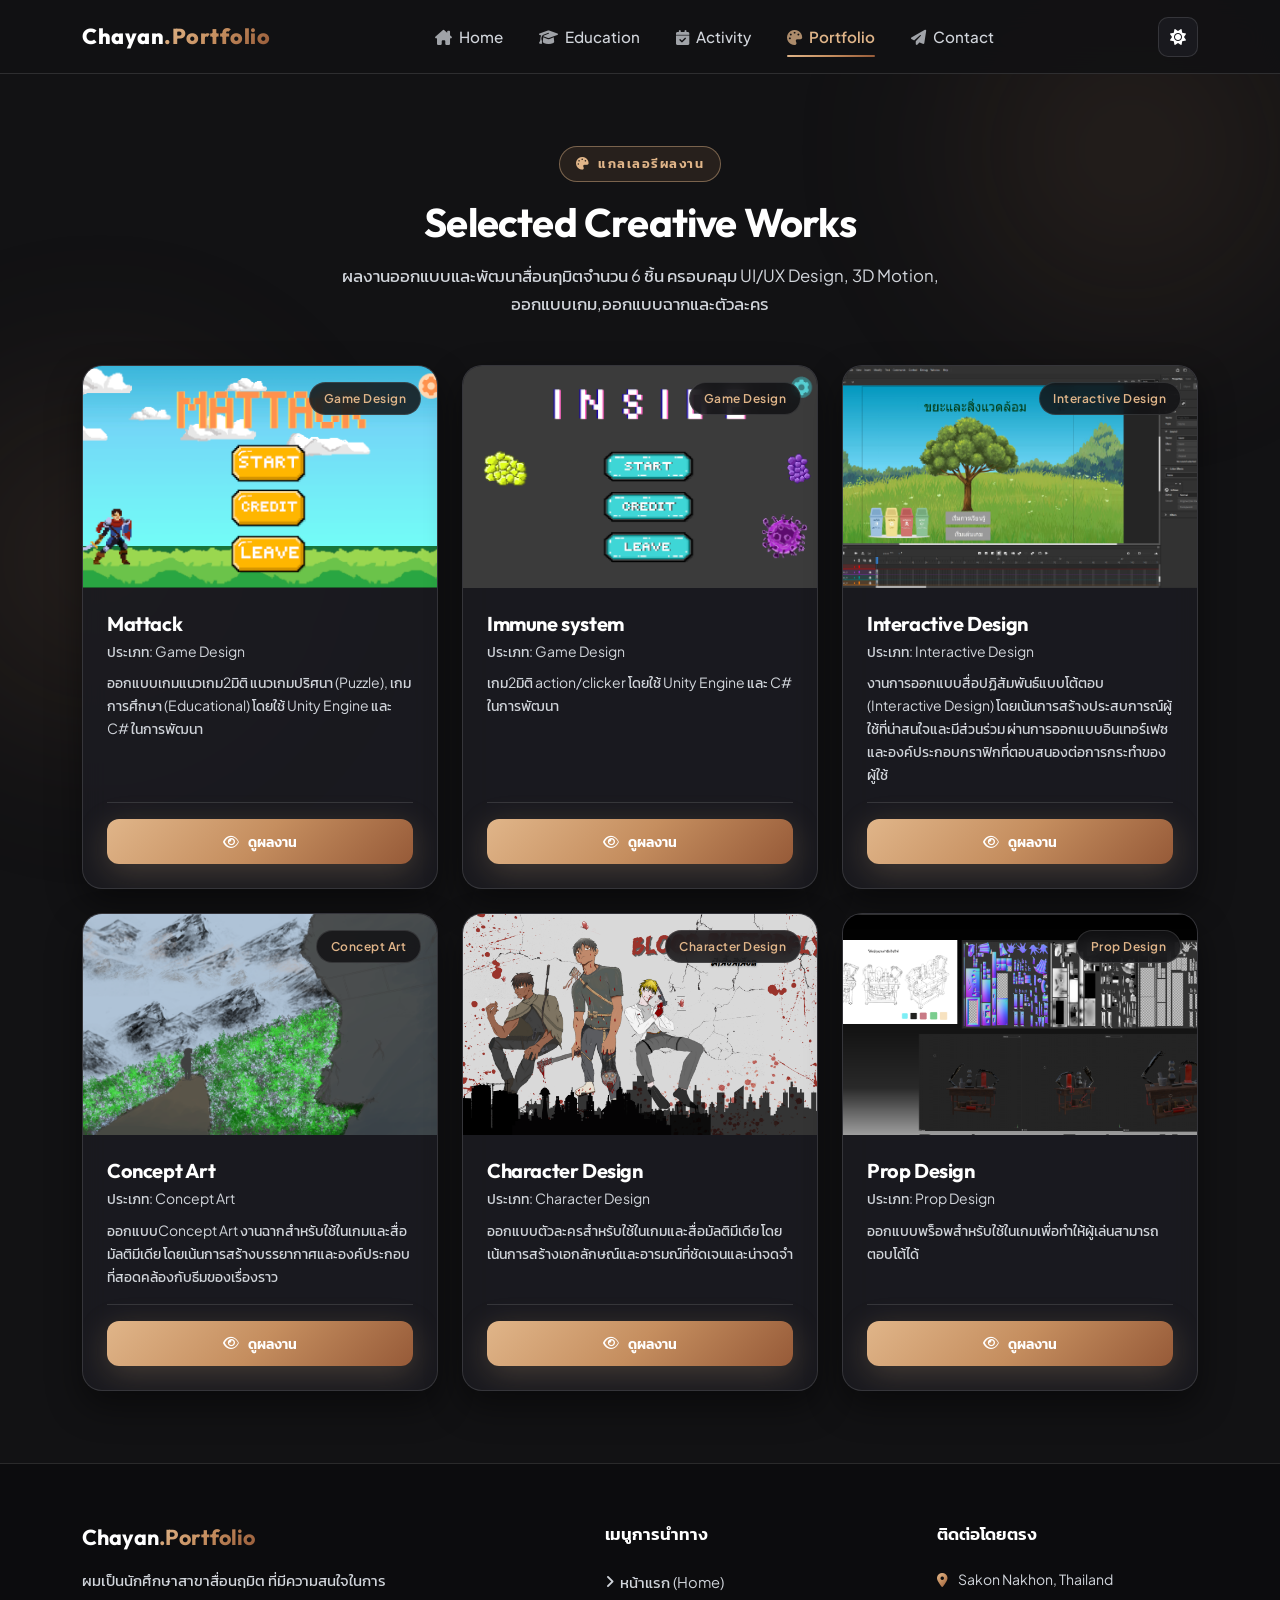
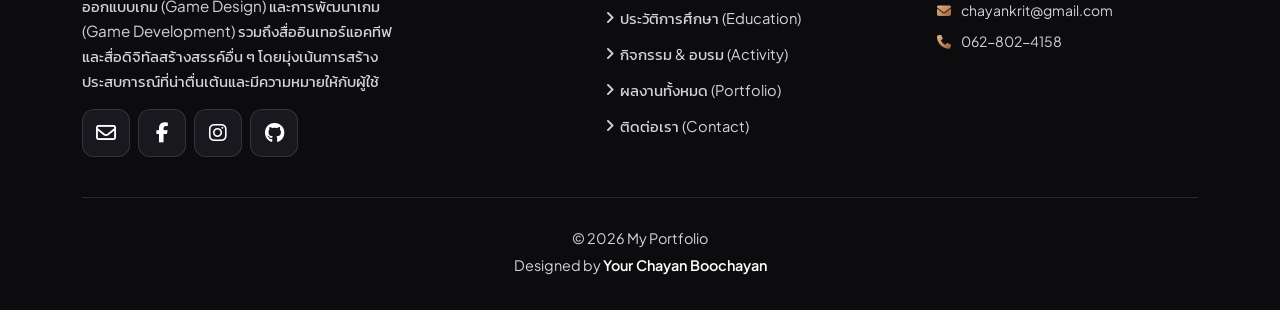
<file: portfolio.html>
<!DOCTYPE html>
<html lang="th" data-theme="dark">
<head>
  <meta charset="UTF-8">
  <meta name="viewport" content="width=device-width, initial-scale=1.0">
  <title>ผลงาน (Portfolio) - Chayan Boochayan | Creative Media Portfolio</title>
  
  <!-- Google Fonts -->
  <link rel="preconnect" href="https://fonts.googleapis.com">
  <link rel="preconnect" href="https://fonts.gstatic.com" crossorigin>
  <link href="https://fonts.googleapis.com/css2?family=Kanit:ital,wght@0,300;0,400;0,500;0,600;0,700;1,300&family=Outfit:wght@400;500;600;700;800;900&family=Plus+Jakarta+Sans:wght@300;400;500;600;700&display=swap" rel="stylesheet">
  
  <!-- Font Awesome Icons -->
  <link rel="stylesheet" href="https://cdnjs.cloudflare.com/ajax/libs/font-awesome/6.5.1/css/all.min.css">
  
  <!-- Bootstrap 5.3 CSS -->
  <link href="https://cdn.jsdelivr.net/npm/bootstrap@5.3.3/dist/css/bootstrap.min.css" rel="stylesheet">
  
  <!-- Custom Style CSS -->
  <link rel="stylesheet" href="assets/css/style.css">
</head>
<body>

  <!-- Preloader -->
  <div id="preloader">
    <div class="loader-spinner"></div>
    <div class="loader-text">Loading Works...</div>
  </div>

  <!-- Ambient Glowing Background Elements -->
  <div class="ambient-glow glow-1"></div>
  <div class="ambient-glow glow-2"></div>

  <!-- Shared Sticky Navigation Bar (แก้ไขได้ที่ assets/js/navbar.js เพียงที่เดียว) -->
  <div id="global-navbar-container"></div>

  <!-- Main Content Container -->
  <main class="py-5">
    <div class="container py-lg-4">
      
      <!-- Section Header -->
      <div class="text-center mb-5 reveal">
        <div class="section-badge">
          <i class="fa-solid fa-palette"></i> แกลเลอรีผลงาน
        </div>
        <h1 class="section-title">Selected Creative Works</h1>
        <p class="section-desc">
          ผลงานออกแบบและพัฒนาสื่อนฤมิตจำนวน 6 ชิ้น ครอบคลุม UI/UX Design, 3D Motion, ออกแบบเกม,ออกแบบฉากและตัวละคร
      </div>

      <!-- Portfolio Grid: 6 Works -->
      <div class="row g-4">
        
        <!-- Work 1 -->
        <div class="col-md-6 col-lg-4 reveal delay-1">
          <div class="custom-card portfolio-card">
            <div class="portfolio-img-wrap">
              <img src="assets/images/เกม1.png" >
              <span class="portfolio-badge">Game Design</span>
            </div>
            <div class="portfolio-body">
              <h5 class="fw-bold mb-1">Mattack</h5>
              <div class="text-muted small mb-2"> ประเภท: Game Design</div>
              <p class="text-muted small flex-grow-1">
                ออกแบบเกมแนวเกม2มิติ แนวเกมปริศนา (Puzzle), เกมการศึกษา (Educational) โดยใช้ Unity Engine และ C# ในการพัฒนา
              </p>
              <div class="d-flex gap-2 pt-3 border-top" style="border-color: var(--border-color) !important;">
                <button class="btn btn-primary-gradient btn-sm w-100 justify-content-center" data-bs-toggle="modal" data-bs-target="#workModal1">
                  <i class="fa-regular fa-eye"></i> ดูผลงาน
                </button>
              </div>
            </div>
          </div>
        </div>

        <!-- Work 2 -->
        <div class="col-md-6 col-lg-4 reveal delay-2">
          <div class="custom-card portfolio-card">
            <div class="portfolio-img-wrap">
              <img src="assets/images/เกม2.png" >
              <span class="portfolio-badge">Game Design</span>
            </div>
            <div class="portfolio-body">
              <h5 class="fw-bold mb-1">Immune system</h5>
              <div class="text-muted small mb-2"> ประเภท: Game Design</div>
              <p class="text-muted small flex-grow-1">
                เกม2มิติ action/clicker โดยใช้ Unity Engine และ C# ในการพัฒนา
              </p>
              <div class="d-flex gap-2 pt-3 border-top" style="border-color: var(--border-color) !important;">
                <button class="btn btn-primary-gradient btn-sm w-100 justify-content-center" data-bs-toggle="modal" data-bs-target="#workModal2">
                  <i class="fa-regular fa-eye"></i> ดูผลงาน
                </button>
              </div>
            </div>
          </div>
        </div>

        <!-- Work 3 -->
        <div class="col-md-6 col-lg-4 reveal delay-3">
          <div class="custom-card portfolio-card">
            <div class="portfolio-img-wrap">
              <img src="assets/images/ออกแบบสื่อปฏิสัมพัน.png">
              <span class="portfolio-badge">Interactive Design</span>
            </div>
            <div class="portfolio-body">
              <h5 class="fw-bold mb-1">Interactive Design</h5>
              <div class="text-muted small mb-2"> ประเภท: Interactive Design</div>
              <p class="text-muted small flex-grow-1">
                งานการออกแบบสื่อปฏิสัมพันธ์แบบโต้ตอบ (Interactive Design) โดยเน้นการสร้างประสบการณ์ผู้ใช้ที่น่าสนใจและมีส่วนร่วม ผ่านการออกแบบอินเทอร์เฟซและองค์ประกอบกราฟิกที่ตอบสนองต่อการกระทำของผู้ใช้
              </p>
              <div class="d-flex gap-2 pt-3 border-top" style="border-color: var(--border-color) !important;">
                <button class="btn btn-primary-gradient btn-sm w-100 justify-content-center" data-bs-toggle="modal" data-bs-target="#workModal3">
                  <i class="fa-regular fa-eye"></i> ดูผลงาน
                </button>
              </div>
            </div>
          </div>
        </div>

        <!-- Work 4 -->
        <div class="col-md-6 col-lg-4 reveal delay-1">
          <div class="custom-card portfolio-card">
            <div class="portfolio-img-wrap">
              <img src="assets/images/ออกแบบฉาก.png" alt="Nova Wallet Mobile App">
              <span class="portfolio-badge">Concept Art </span>
            </div>
            <div class="portfolio-body">
              <h5 class="fw-bold mb-1">Concept Art </h5>
              <div class="text-muted small mb-2">ประเภท: Concept Art </div>
              <p class="text-muted small flex-grow-1">
                ออกแบบConcept Art งานฉากสำหรับใช้ในเกมและสื่อมัลติมีเดีย โดยเน้นการสร้างบรรยากาศและองค์ประกอบที่สอดคล้องกับธีมของเรื่องราว
              </p>
              <div class="d-flex gap-2 pt-3 border-top" style="border-color: var(--border-color) !important;">
                <button class="btn btn-primary-gradient btn-sm w-100 justify-content-center" data-bs-toggle="modal" data-bs-target="#workModal4">
                  <i class="fa-regular fa-eye"></i> ดูผลงาน
                </button>
              </div>
            </div>
          </div>
        </div>

        <!-- Work 5 -->
        <div class="col-md-6 col-lg-4 reveal delay-2">
          <div class="custom-card portfolio-card">
            <div class="portfolio-img-wrap">
              <img src="assets/images/ออกแบบตัวละคร.png" >
              <span class="portfolio-badge">Character Design</span>
            </div>
            <div class="portfolio-body">
              <h5 class="fw-bold mb-1">Character Design</h5>
              <div class="text-muted small mb-2"> ประเภท: Character Design</div>
              <p class="text-muted small flex-grow-1">
                ออกแบบตัวละครสำหรับใช้ในเกมและสื่อมัลติมีเดีย โดยเน้นการสร้างเอกลักษณ์และอารมณ์ที่ชัดเจนและน่าจดจำ
              </p>
              <div class="d-flex gap-2 pt-3 border-top" style="border-color: var(--border-color) !important;">
                <button class="btn btn-primary-gradient btn-sm w-100 justify-content-center" data-bs-toggle="modal" data-bs-target="#workModal5">
                  <i class="fa-regular fa-eye"></i> ดูผลงาน
                </button>
              </div>
            </div>
          </div>
        </div>

        <!-- Work 6 -->
        <div class="col-md-6 col-lg-4 reveal delay-3">
          <div class="custom-card portfolio-card">
            <div class="portfolio-img-wrap">
              <img src="assets/images/ออกแบบโต๊ะ.png" >
              <span class="portfolio-badge">Prop Design</span>
            </div>
            <div class="portfolio-body">
              <h5 class="fw-bold mb-1">Prop Design</h5>
              <div class="text-muted small mb-2"> ประเภท: Prop Design</div>
              <p class="text-muted small flex-grow-1">
                ออกแบบพร็อพสำหรับใช้ในเกมเพื่อทำให้ผู้เล่นสามารถตอบโต้ได้
              </p>
              <div class="d-flex gap-2 pt-3 border-top" style="border-color: var(--border-color) !important;">
                <button class="btn btn-primary-gradient btn-sm w-100 justify-content-center" data-bs-toggle="modal" data-bs-target="#workModal6">
                  <i class="fa-regular fa-eye"></i> ดูผลงาน
                </button>
              </div>
            </div>
          </div>
        </div>

      </div>
    </div>
  </main>

  <!-- Modals for "ดูผลงาน" Details -->
  <!-- Modal 1 -->
  <div class="modal fade" id="workModal1" tabindex="-1" aria-hidden="true">
    <div class="modal-dialog modal-dialog-centered modal-lg">
      <div class="modal-content custom-card p-2" style="background: var(--bg-primary); border-color: var(--border-highlight);">
        <div class="modal-header border-0 pb-0">
          <h5 class="modal-title fw-bold">Nebula UI Design System</h5>
          <button type="button" class="btn-close btn-close-white" data-bs-dismiss="modal" aria-label="Close"></button>
        </div>
        <div class="modal-body">
          <img src="assets/images/เกม1.png" class="img-fluid rounded-3 mb-3 w-100" >
          <div class="d-flex gap-2 mb-3">
            <span class="badge bg-secondary">Unity Engine </span>
          </div>
          <p class="text-muted">
            ออกแบบเกมแนวเกม2มิติ แนวเกมปริศนา (Puzzle), เกมการศึกษา (Educational) โดยใช้ Unity Engine และ C# ในการพัฒนา
          </p>
        </div>
        <div class="modal-footer border-0 pt-0">
          <button type="button" class="btn btn-outline-custom btn-sm" data-bs-dismiss="modal">ปิดหน้าต่าง</button>
          <a href="contact.html" class="btn btn-primary-gradient btn-sm">สอบถามเกี่ยวกับโปรเจกต์นี้</a>
        </div>
      </div>
    </div>
  </div>

  <!-- Modal 2 -->
  <div class="modal fade" id="workModal2" tabindex="-1" aria-hidden="true">
    <div class="modal-dialog modal-dialog-centered modal-lg">
      <div class="modal-content custom-card p-2" style="background: var(--bg-primary); border-color: var(--border-highlight);">
        <div class="modal-header border-0 pb-0">
          <h5 class="modal-title fw-bold">Aether Dimension 3D Motion</h5>
          <button type="button" class="btn-close btn-close-white" data-bs-dismiss="modal" aria-label="Close"></button>
        </div>
        <div class="modal-body">
          <img src="assets/images/เกม2.png" class="img-fluid rounded-3 mb-3 w-100" alt="3D Motion Preview">
          <div class="d-flex gap-2 mb-3">
            <span class="badge bg-secondary">Unity Engine</span>
          </div>
          <p class="text-muted">
            ผลงานการออก เกม2มิติ action/clicker โดยใช้ Unity Engine และ C# ในการพัฒนา
          </p>
        </div>
        <div class="modal-footer border-0 pt-0">
          <button type="button" class="btn btn-outline-custom btn-sm" data-bs-dismiss="modal">ปิดหน้าต่าง</button>
        </div>
      </div>
    </div>
  </div>

  <!-- Modal 3 -->
  <div class="modal fade" id="workModal3" tabindex="-1" aria-hidden="true">
    <div class="modal-dialog modal-dialog-centered modal-lg">
      <div class="modal-content custom-card p-2" style="background: var(--bg-primary); border-color: var(--border-highlight);">
        <div class="modal-header border-0 pb-0">
          <h5 class="modal-title fw-bold">Interactive Design</h5>
          <button type="button" class="btn-close btn-close-white" data-bs-dismiss="modal" aria-label="Close"></button>
        </div>
        <div class="modal-body">
          <img src="assets/images/ออกแบบสื่อปฏิสัมพัน.png" class="img-fluid rounded-3 mb-3 w-100" alt="Branding Preview">
          <div class="d-flex gap-2 mb-3">
            <span class="badge bg-secondary">Adobe Animate</span>
          </div>
          <p class="text-muted">
            งานการออกแบบสื่อปฏิสัมพันธ์แบบโต้ตอบ (Interactive Design) โดยเน้นการสร้างประสบการณ์ผู้ใช้ที่น่าสนใจและมีส่วนร่วม ผ่านการออกแบบอินเทอร์เฟซและองค์ประกอบกราฟิกที่ตอบสนองต่อการกระทำของผู้ใช้ มีเนื้อหาเกี่ยวกับขยะและสิ่งแวดล้อม โดยใช้เทคนิคการออกแบบที่เน้นความเรียบง่ายและการสื่อสารที่ชัดเจน
          </p>
        </div>
        <div class="modal-footer border-0 pt-0">
          <button type="button" class="btn btn-outline-custom btn-sm" data-bs-dismiss="modal">ปิดหน้าต่าง</button>
        </div>
      </div>
    </div>
  </div>

  <!-- Modal 4 -->
  <div class="modal fade" id="workModal4" tabindex="-1" aria-hidden="true">
    <div class="modal-dialog modal-dialog-centered modal-lg">
      <div class="modal-content custom-card p-2" style="background: var(--bg-primary); border-color: var(--border-highlight);">
        <div class="modal-header border-0 pb-0">
          <h5 class="modal-title fw-bold">Concept Art </h5>
          <button type="button" class="btn-close btn-close-white" data-bs-dismiss="modal" aria-label="Close"></button>
        </div>
        <div class="modal-body">
          <img src="assets/images/ออกแบบฉาก.png" class="img-fluid rounded-3 mb-3 w-100" alt="App Preview">
          <div class="d-flex gap-2 mb-3">
            <span class="badge bg-secondary">Krita</span>
          </div>
          <p class="text-muted">
           ออกแบบConcept Art งานฉากสำหรับใช้ในเกมและสื่อมัลติมีเดีย โดยเน้นการสร้างบรรยากาศและองค์ประกอบที่สอดคล้องกับธีมของเรื่องราว
          </p>
        </div>
        <div class="modal-footer border-0 pt-0">
          <button type="button" class="btn btn-outline-custom btn-sm" data-bs-dismiss="modal">ปิดหน้าต่าง</button>
        </div>
      </div>
    </div>
  </div>

  <!-- Modal 5 -->
  <div class="modal fade" id="workModal5" tabindex="-1" aria-hidden="true">
    <div class="modal-dialog modal-dialog-centered modal-lg">
      <div class="modal-content custom-card p-2" style="background: var(--bg-primary); border-color: var(--border-highlight);">
        <div class="modal-header border-0 pb-0">
          <h5 class="modal-title fw-bold">Character Design</h5>
          <button type="button" class="btn-close btn-close-white" data-bs-dismiss="modal" aria-label="Close"></button>
        </div>
        <div class="modal-body">
          <img src="assets/images/ออกแบบตัวละคร.png" class="img-fluid rounded-3 mb-3 w-100" alt="VFX Preview">
          <div class="d-flex gap-2 mb-3">
            <span class="badge bg-secondary">Krita</span>
          </div>
          <p class="text-muted">
            การออกแบบตัวละครสำหรับใช้ในเกมและสื่อมัลติมีเดีย โดยเน้นการสร้างเอกลักษณ์และอารมณ์ที่ชัดเจนและน่าจดจำ
          </p>
        </div>
        <div class="modal-footer border-0 pt-0">
          <button type="button" class="btn btn-outline-custom btn-sm" data-bs-dismiss="modal">ปิดหน้าต่าง</button>
        </div>
      </div>
    </div>
  </div>

  <!-- Modal 6 -->
  <div class="modal fade" id="workModal6" tabindex="-1" aria-hidden="true">
    <div class="modal-dialog modal-dialog-centered modal-lg">
      <div class="modal-content custom-card p-2" style="background: var(--bg-primary); border-color: var(--border-highlight);">
        <div class="modal-header border-0 pb-0">
          <h5 class="modal-title fw-bold">Prop Design</h5>
          <button type="button" class="btn-close btn-close-white" data-bs-dismiss="modal" aria-label="Close"></button>
        </div>
        <div class="modal-body">
          <img src="assets/images/ออกแบบโต๊ะ.png" class="img-fluid rounded-3 mb-3 w-100" alt="XR Preview">
          <div class="d-flex gap-2 mb-3">
            <span class="badge bg-secondary">Blender</span>
            <span class="badge bg-secondary">ZBrush</span>
            <span class="badge bg-secondary">Adobe Substance Painter</span>
          </div>
          <p class="text-muted">
            การออกแบบพร็อพสำหรับใช้ในเกมเพื่อทำให้ผู้เล่นสามารถตอบโต้ได้และสร้างบรรยากาศให้น่าเล่นมากขึ้น
          </p>
        </div>
        <div class="modal-footer border-0 pt-0">
          <button type="button" class="btn btn-outline-custom btn-sm" data-bs-dismiss="modal">ปิดหน้าต่าง</button>
        </div>
      </div>
    </div>
  </div>

  <!-- Scroll to Top Button -->
  <button id="scrollTopBtn" aria-label="Scroll to top" title="เลื่อนขึ้นด้านบน">
    <i class="fa-solid fa-arrow-up"></i>
  </button>

  <!-- Shared Global Footer (แก้ไขได้ที่ assets/js/footer.js เพียงที่เดียว) -->
  <div id="global-footer-container"></div>

  <!-- Bootstrap 5.3 Bundle with Popper JS -->
  <script src="https://cdn.jsdelivr.net/npm/bootstrap@5.3.3/dist/js/bootstrap.bundle.min.js"></script>
  <!-- Shared Navbar Component JS (แก้ไข Navbar ที่นี่จุดเดียว มีผลทุกหน้า) -->
  <script src="assets/js/navbar.js"></script>
  <!-- Shared Footer Component JS (แก้ไข Footer ที่นี่จุดเดียว มีผลทุกหน้า) -->
  <script src="assets/js/footer.js"></script>
  <!-- Custom Main JS -->
  <script src="assets/js/main.js"></script>
</body>
</html>
</file>
<file: assets/css/style.css>
/* ==========================================================================
   PORTFOLIO - GLOBAL STYLESHEET
   สาขาสื่อนฤมิต (Creative Media)
   Theme: Modern, Premium, Gradient (Dark/Brown/Gray Palette)
   Author: Chayan Boochayan
   ========================================================================== */

/* --- CSS Variables & Theme Definition --- */
:root {
  /* Color Palette: Dark, Warm Brown, Cool Slate Gray */
  --bg-primary: #121214;
  --bg-secondary: #1a1a1e;
  --bg-card: rgba(28, 28, 33, 0.85);
  --bg-card-hover: rgba(38, 38, 45, 0.95);
  --border-color: rgba(255, 255, 255, 0.12);
  --border-highlight: rgba(224, 181, 137, 0.45);
  
  /* High Contrast Crisp Typography for Dark Mode */
  --text-main: #ffffff;
  --text-muted: #d1d5db;        /* Was #9ca3af, now bright light gray for effortless reading */
  --text-dim: #9ca3af;          /* Was #6b7280, now clearly legible secondary text */
  --bs-body-color: #f3f4f6;     /* Ensures bootstrap defaults use bright text */

  /* Accent & Gradient (Brown & Amber Accents) */
  --accent-brown: #965a38;
  --accent-warm: #e0b589;        /* Was #c58e5f, now brighter gold-amber for high contrast */
  --accent-light: #f5dfc6;
  --accent-gradient: linear-gradient(135deg, #e0b589 0%, #c58e5f 50%, #965a38 100%);
  --accent-gradient-hover: linear-gradient(135deg, #f5dfc6 0%, #e0b589 50%, #c58e5f 100%);
  --dark-gradient: linear-gradient(180deg, #121214 0%, #17171b 100%);
  --glow-shadow: 0 8px 32px 0 rgba(224, 181, 137, 0.22);
  --card-shadow: 0 15px 35px rgba(0, 0, 0, 0.45);

  --nav-bg: rgba(18, 18, 20, 0.92);
  --nav-backdrop-filter: blur(16px);
  --footer-bg: #0c0c0e;
  
  --transition-fast: 0.25s cubic-bezier(0.4, 0, 0.2, 1);
  --transition-smooth: 0.4s cubic-bezier(0.16, 1, 0.3, 1);
}

/* Light Theme Variables */
[data-theme="light"] {
  --bg-primary: #f8f6f3;
  --bg-secondary: #f0ede8;
  --bg-card: rgba(255, 255, 255, 0.9);
  --bg-card-hover: rgba(255, 255, 255, 1);
  --border-color: rgba(0, 0, 0, 0.1);
  --border-highlight: rgba(150, 90, 56, 0.35);

  --text-main: #181615;
  --text-muted: #4b463f;
  --text-dim: #736b63;
  --bs-body-color: #181615;

  --accent-brown: #824b2b;
  --accent-warm: #a86c3d;
  --accent-light: #613317;
  --accent-gradient: linear-gradient(135deg, #a86c3d 0%, #824b2b 70%, #542b13 100%);
  --accent-gradient-hover: linear-gradient(135deg, #bd8151 0%, #a86c3d 70%, #6e3a1d 100%);
  --dark-gradient: linear-gradient(180deg, #f8f6f3 0%, #ebe7e1 100%);
  --glow-shadow: 0 8px 30px 0 rgba(168, 108, 61, 0.15);
  --card-shadow: 0 12px 30px rgba(70, 50, 30, 0.08);
  --card-shadow: 0 12px 30px rgba(70, 50, 30, 0.08);

  --nav-bg: rgba(248, 246, 243, 0.88);
  --footer-bg: #ece7e0;
}

/* --- Base & Reset --- */
* {
  margin: 0;
  padding: 0;
  box-sizing: border-box;
}

html {
  scroll-behavior: smooth;
  font-size: 16px;
}

body {
  font-family: 'Plus Jakarta Sans', 'Kanit', sans-serif;
  background-color: var(--bg-primary);
  color: var(--text-main);
  min-height: 100vh;
  display: flex;
  flex-direction: column;
  line-height: 1.65;
  overflow-x: hidden;
  transition: background-color var(--transition-smooth), color var(--transition-smooth);
}

/* Ensure text elements and Bootstrap utilities have crisp readable contrast */
p {
  color: var(--text-muted);
}

.text-muted {
  color: var(--text-muted) !important;
}

.lead.text-muted, p.lead {
  color: #e5e7eb !important;
}

[data-theme="light"] .lead.text-muted, [data-theme="light"] p.lead {
  color: #374151 !important;
}

small, .small {
  color: var(--text-muted);
}

main {
  flex: 1 0 auto;
}

h1, h2, h3, h4, h5, h6 {
  font-family: 'Outfit', 'Kanit', sans-serif;
  font-weight: 700;
  color: var(--text-main);
  letter-spacing: -0.02em;
}

/* Form labels and placeholders readability */
label, .form-label {
  color: var(--text-muted) !important;
  font-weight: 500;
}

.form-control-custom::placeholder {
  color: var(--text-dim) !important;
}

a {
  text-decoration: none;
  color: inherit;
  transition: color var(--transition-fast);
}

img {
  max-width: 100%;
  height: auto;
  display: block;
}

/* --- Page Loader --- */
#preloader {
  position: fixed;
  inset: 0;
  background: var(--bg-primary);
  z-index: 99999;
  display: flex;
  flex-direction: column;
  justify-content: center;
  align-items: center;
  transition: opacity 0.5s ease, visibility 0.5s ease;
}

#preloader.loaded {
  opacity: 0;
  visibility: hidden;
}

.loader-spinner {
  width: 54px;
  height: 54px;
  border: 4px solid rgba(197, 142, 95, 0.15);
  border-top: 4px solid var(--accent-warm);
  border-radius: 50%;
  animation: spin 0.9s cubic-bezier(0.55, 0.055, 0.675, 0.19) infinite;
}

.loader-text {
  margin-top: 1.25rem;
  font-size: 0.9rem;
  letter-spacing: 2px;
  text-transform: uppercase;
  color: var(--accent-warm);
  font-weight: 600;
}

@keyframes spin {
  0% { transform: rotate(0deg); }
  100% { transform: rotate(360deg); }
}

/* --- Ambient Glow Backgrounds --- */
.ambient-glow {
  position: fixed;
  width: 500px;
  height: 500px;
  border-radius: 50%;
  background: radial-gradient(circle, rgba(197, 142, 95, 0.12) 0%, rgba(150, 90, 56, 0.03) 60%, transparent 80%);
  pointer-events: none;
  z-index: 0;
  filter: blur(60px);
}

.glow-1 { top: -100px; right: -100px; }
.glow-2 { bottom: 10%; left: -150px; }

/* --- Sticky Navigation Bar --- */
.navbar-custom {
  position: sticky;
  top: 0;
  z-index: 1030;
  background-color: var(--nav-bg);
  backdrop-filter: var(--nav-backdrop-filter);
  -webkit-backdrop-filter: var(--nav-backdrop-filter);
  border-bottom: 1px solid var(--border-color);
  padding: 1rem 0;
  transition: all var(--transition-smooth);
}

.navbar-custom.scrolled {
  padding: 0.65rem 0;
  box-shadow: 0 10px 30px rgba(0, 0, 0, 0.2);
}

.navbar-brand-logo {
  display: flex;
  align-items: center;
  gap: 0.75rem;
  font-size: 1.35rem;
  font-weight: 800;
  font-family: 'Outfit', sans-serif;
  color: var(--text-main);
  letter-spacing: 0.5px;
}

.brand-badge {
  display: inline-flex;
  align-items: center;
  justify-content: center;
  width: 38px;
  height: 38px;
  border-radius: 10px;
  background: var(--accent-gradient);
  color: #ffffff;
  font-size: 1.1rem;
  box-shadow: var(--glow-shadow);
  transition: transform var(--transition-fast);
}

.navbar-brand-logo:hover .brand-badge {
  transform: rotate(10deg) scale(1.05);
}

.brand-text-accent {
  background: var(--accent-gradient);
  -webkit-background-clip: text;
  -webkit-text-fill-color: transparent;
}

.nav-link-custom {
  color: var(--text-muted) !important;
  font-weight: 500;
  font-size: 0.95rem;
  padding: 0.5rem 1rem !important;
  border-radius: 8px;
  transition: all var(--transition-fast) !important;
  position: relative;
}

.nav-link-custom:hover {
  color: var(--text-main) !important;
  background-color: rgba(197, 142, 95, 0.08);
}

.nav-link-custom.active {
  color: var(--accent-warm) !important;
  font-weight: 600;
}

.nav-link-custom.active::after {
  content: '';
  position: absolute;
  bottom: 0;
  left: 1rem;
  right: 1rem;
  height: 2px;
  background: var(--accent-gradient);
  border-radius: 2px;
}

.theme-toggle-btn {
  width: 40px;
  height: 40px;
  border-radius: 10px;
  border: 1px solid var(--border-color);
  background: var(--bg-card);
  color: var(--text-main);
  display: flex;
  align-items: center;
  justify-content: center;
  cursor: pointer;
  transition: all var(--transition-fast);
}

.theme-toggle-btn:hover {
  border-color: var(--accent-warm);
  color: var(--accent-warm);
  transform: scale(1.05);
}

.navbar-toggler {
  border: 1px solid var(--border-color) !important;
  color: var(--text-main) !important;
  padding: 0.5rem 0.75rem;
  font-size: 1.1rem;
}

.navbar-toggler:focus {
  box-shadow: none;
}

/* --- Section Headers --- */
.section-badge {
  display: inline-flex;
  align-items: center;
  gap: 0.5rem;
  padding: 0.4rem 1rem;
  border-radius: 50px;
  font-size: 0.8rem;
  font-weight: 600;
  text-transform: uppercase;
  letter-spacing: 1.5px;
  background: rgba(197, 142, 95, 0.12);
  color: var(--accent-warm);
  border: 1px solid var(--border-highlight);
  margin-bottom: 1rem;
}

.section-title {
  font-size: 2.5rem;
  line-height: 1.2;
  margin-bottom: 1rem;
}

.text-gradient {
  background: var(--accent-gradient);
  -webkit-background-clip: text;
  -webkit-text-fill-color: transparent;
}

.section-desc {
  color: var(--text-muted);
  font-size: 1.05rem;
  max-width: 650px;
  margin-left: auto;
  margin-right: auto;
}

/* --- Premium Buttons --- */
.btn-primary-gradient {
  background: var(--accent-gradient);
  color: #ffffff;
  border: none;
  font-weight: 600;
  padding: 0.75rem 1.8rem;
  border-radius: 12px;
  box-shadow: var(--glow-shadow);
  display: inline-flex;
  align-items: center;
  gap: 0.6rem;
  transition: all var(--transition-smooth);
  position: relative;
  overflow: hidden;
}

.btn-primary-gradient:hover {
  background: var(--accent-gradient-hover);
  color: #ffffff;
  transform: translateY(-3px);
  box-shadow: 0 12px 28px rgba(197, 142, 95, 0.35);
}

.btn-outline-custom {
  background: transparent;
  color: var(--text-main);
  border: 1px solid var(--border-color);
  font-weight: 600;
  padding: 0.75rem 1.8rem;
  border-radius: 12px;
  display: inline-flex;
  align-items: center;
  gap: 0.6rem;
  transition: all var(--transition-smooth);
}

.btn-outline-custom:hover {
  background: rgba(197, 142, 95, 0.1);
  border-color: var(--accent-warm);
  color: var(--accent-warm);
  transform: translateY(-3px);
}

/* --- Cards & Glassmorphism --- */
.custom-card {
  background: var(--bg-card);
  backdrop-filter: blur(12px);
  -webkit-backdrop-filter: blur(12px);
  border: 1px solid var(--border-color);
  border-radius: 20px;
  box-shadow: var(--card-shadow);
  transition: all var(--transition-smooth);
  overflow: hidden;
}

.custom-card:hover {
  background: var(--bg-card-hover);
  border-color: var(--border-highlight);
  transform: translateY(-8px);
  box-shadow: 0 20px 40px rgba(0, 0, 0, 0.45);
}

/* --- Portfolio Specific Cards --- */
.portfolio-card {
  display: flex;
  flex-direction: column;
  height: 100%;
}

.portfolio-img-wrap {
  position: relative;
  overflow: hidden;
  border-radius: 16px 16px 0 0;
  background: #1e1e24;
  aspect-ratio: 16 / 10;
}

.portfolio-img-wrap img {
  width: 100%;
  height: 100%;
  object-fit: cover;
  transition: transform 0.6s cubic-bezier(0.16, 1, 0.3, 1);
}

.portfolio-card:hover .portfolio-img-wrap img {
  transform: scale(1.08);
}

.portfolio-badge {
  position: absolute;
  top: 1rem;
  right: 1rem;
  padding: 0.35rem 0.85rem;
  border-radius: 50px;
  font-size: 0.75rem;
  font-weight: 600;
  letter-spacing: 0.5px;
  background: rgba(18, 18, 20, 0.85);
  color: var(--accent-warm);
  backdrop-filter: blur(8px);
  border: 1px solid var(--border-color);
}

.portfolio-body {
  padding: 1.5rem;
  display: flex;
  flex-direction: column;
  flex-grow: 1;
}

/* --- Activity Cards --- */
.activity-card {
  height: 100%;
  display: flex;
  flex-direction: column;
}

.activity-card .portfolio-img-wrap {
  aspect-ratio: 16 / 9;
}

.activity-meta {
  display: flex;
  align-items: center;
  gap: 1rem;
  font-size: 0.85rem;
  color: var(--accent-warm);
  margin-bottom: 0.75rem;
}

/* --- Education Timeline --- */
.timeline {
  position: relative;
  padding-left: 2.5rem;
}

.timeline::before {
  content: '';
  position: absolute;
  left: 14px;
  top: 10px;
  bottom: 10px;
  width: 2px;
  background: linear-gradient(180deg, var(--accent-warm) 0%, rgba(197, 142, 95, 0.1) 100%);
}

.timeline-item {
  position: relative;
  margin-bottom: 2.5rem;
}

.timeline-item:last-child {
  margin-bottom: 0;
}

.timeline-dot {
  position: absolute;
  left: -2.5rem;
  top: 8px;
  width: 30px;
  height: 30px;
  border-radius: 50%;
  background: var(--bg-primary);
  border: 3px solid var(--accent-warm);
  display: flex;
  align-items: center;
  justify-content: center;
  color: var(--accent-warm);
  font-size: 0.75rem;
  box-shadow: 0 0 15px rgba(197, 142, 95, 0.35);
}

.timeline-content {
  background: var(--bg-card);
  backdrop-filter: blur(10px);
  border: 1px solid var(--border-color);
  border-radius: 18px;
  padding: 1.75rem;
  box-shadow: var(--card-shadow);
  transition: all var(--transition-smooth);
}

.timeline-content:hover {
  border-color: var(--border-highlight);
  transform: translateX(6px);
}

.timeline-year {
  display: inline-block;
  padding: 0.25rem 0.75rem;
  border-radius: 50px;
  background: rgba(197, 142, 95, 0.15);
  color: var(--accent-warm);
  font-size: 0.8rem;
  font-weight: 700;
  margin-bottom: 0.75rem;
}

/* --- Contact Section & Info Items --- */
.contact-info-card {
  display: flex;
  align-items: center;
  gap: 1.25rem;
  padding: 1.25rem 1.5rem;
  background: var(--bg-card);
  border: 1px solid var(--border-color);
  border-radius: 16px;
  transition: all var(--transition-smooth);
}

.contact-info-card:hover {
  border-color: var(--border-highlight);
  transform: translateY(-4px);
  background: var(--bg-card-hover);
}

.contact-icon-box {
  width: 52px;
  height: 52px;
  border-radius: 14px;
  background: rgba(197, 142, 95, 0.12);
  color: var(--accent-warm);
  font-size: 1.35rem;
  display: flex;
  align-items: center;
  justify-content: center;
  flex-shrink: 0;
  transition: all var(--transition-fast);
}

.contact-info-card:hover .contact-icon-box {
  background: var(--accent-gradient);
  color: #ffffff;
  transform: scale(1.1);
}

.contact-social-btn {
  display: inline-flex;
  align-items: center;
  justify-content: center;
  width: 48px;
  height: 48px;
  border-radius: 12px;
  background: var(--bg-card);
  border: 1px solid var(--border-color);
  color: var(--text-main);
  font-size: 1.25rem;
  transition: all var(--transition-smooth);
}

.contact-social-btn:hover {
  background: var(--accent-gradient);
  color: #ffffff;
  border-color: transparent;
  transform: translateY(-4px);
  box-shadow: var(--glow-shadow);
}

/* --- Contact Form Inputs --- */
.form-control-custom {
  background: rgba(28, 28, 33, 0.6) !important;
  border: 1px solid var(--border-color) !important;
  color: #ffffff !important;
  padding: 0.85rem 1.2rem !important;
  border-radius: 12px !important;
  font-size: 0.95rem;
  transition: all var(--transition-fast) !important;
}

[data-theme="light"] .form-control-custom {
  background: #ffffff !important;
  border-color: #ddd !important;
  color: #181615 !important;
}

.form-control-custom:focus {
  border-color: var(--accent-warm) !important;
  box-shadow: 0 0 0 4px rgba(224, 181, 137, 0.2) !important;
}

.form-control-custom::placeholder {
  color: var(--text-dim) !important;
}

/* --- Modal Readability --- */
.modal-content {
  color: var(--text-main);
}

.modal-content .modal-title {
  color: #ffffff;
}

.modal-content p, .modal-content .text-muted {
  color: #d1d5db !important;
  font-size: 0.98rem;
  line-height: 1.7;
}

[data-theme="light"] .modal-content .modal-title {
  color: #181615;
}

[data-theme="light"] .modal-content p, [data-theme="light"] .modal-content .text-muted {
  color: #4b463f !important;
}

/* Badge Readability */
.badge.bg-dark {
  background-color: rgba(255, 255, 255, 0.08) !important;
  color: #f3f4f6 !important;
  border-color: rgba(255, 255, 255, 0.15) !important;
}

.badge.bg-secondary {
  background-color: rgba(255, 255, 255, 0.12) !important;
  color: #f3f4f6 !important;
}

/* --- Scroll Reveal Classes --- */
.reveal {
  opacity: 0;
  transform: translateY(35px);
  transition: opacity 0.75s cubic-bezier(0.16, 1, 0.3, 1), transform 0.75s cubic-bezier(0.16, 1, 0.3, 1);
}

.reveal.active {
  opacity: 1;
  transform: translateY(0);
}

/* Delay helpers */
.delay-1 { transition-delay: 0.1s; }
.delay-2 { transition-delay: 0.2s; }
.delay-3 { transition-delay: 0.3s; }
.delay-4 { transition-delay: 0.4s; }

/* --- Scroll to Top Button --- */
#scrollTopBtn {
  position: fixed;
  bottom: 2rem;
  right: 2rem;
  width: 48px;
  height: 48px;
  border-radius: 14px;
  background: var(--accent-gradient);
  color: #ffffff;
  border: none;
  box-shadow: var(--glow-shadow);
  display: flex;
  align-items: center;
  justify-content: center;
  font-size: 1.15rem;
  cursor: pointer;
  opacity: 0;
  visibility: hidden;
  transform: translateY(15px);
  transition: all var(--transition-smooth);
  z-index: 1000;
}

#scrollTopBtn.show {
  opacity: 1;
  visibility: visible;
  transform: translateY(0);
}

#scrollTopBtn:hover {
  background: var(--accent-gradient-hover);
  transform: translateY(-4px);
  box-shadow: 0 10px 25px rgba(197, 142, 95, 0.4);
}

/* --- Shared Footer --- */
.site-footer {
  background-color: var(--footer-bg);
  border-top: 1px solid var(--border-color);
  padding: 3.5rem 0 2rem;
  margin-top: auto;
  position: relative;
  z-index: 10;
}

.footer-brand {
  font-family: 'Outfit', sans-serif;
  font-weight: 700;
  font-size: 1.35rem;
  color: var(--text-main);
  margin-bottom: 0.75rem;
}

.footer-desc {
  color: var(--text-muted);
  font-size: 0.95rem;
  max-width: 320px;
}

.footer-heading {
  font-size: 1.05rem;
  font-weight: 600;
  margin-bottom: 1.25rem;
  color: var(--text-main);
}

.footer-links {
  list-style: none;
  padding: 0;
  margin: 0;
}

.footer-links li {
  margin-bottom: 0.6rem;
}

.footer-links a {
  color: var(--text-muted);
  font-size: 0.92rem;
  transition: all var(--transition-fast);
  display: inline-flex;
  align-items: center;
  gap: 0.4rem;
}

.footer-links a:hover {
  color: var(--accent-warm);
  transform: translateX(4px);
}

.footer-bottom {
  border-top: 1px solid var(--border-color);
  padding-top: 1.8rem;
  margin-top: 2.5rem;
  text-align: center;
  color: var(--text-dim);
  font-size: 0.9rem;
}

.footer-bottom strong {
  color: var(--text-main);
  font-weight: 600;
}

/* --- Responsive Adjustments --- */
@media (max-width: 991.98px) {
  .section-title {
    font-size: 2.1rem;
  }
  .navbar-collapse {
    background: var(--bg-card);
    border: 1px solid var(--border-color);
    padding: 1.25rem;
    border-radius: 16px;
    margin-top: 1rem;
    box-shadow: var(--card-shadow);
  }
  .nav-link-custom.active::after {
    display: none;
  }
}

@media (max-width: 575.98px) {
  .section-title {
    font-size: 1.8rem;
  }
  .timeline {
    padding-left: 2rem;
  }
  .timeline-dot {
    left: -2rem;
    width: 26px;
    height: 26px;
  }
  #scrollTopBtn {
    bottom: 1.25rem;
    right: 1.25rem;
    width: 42px;
    height: 42px;
  }
}
</file>
